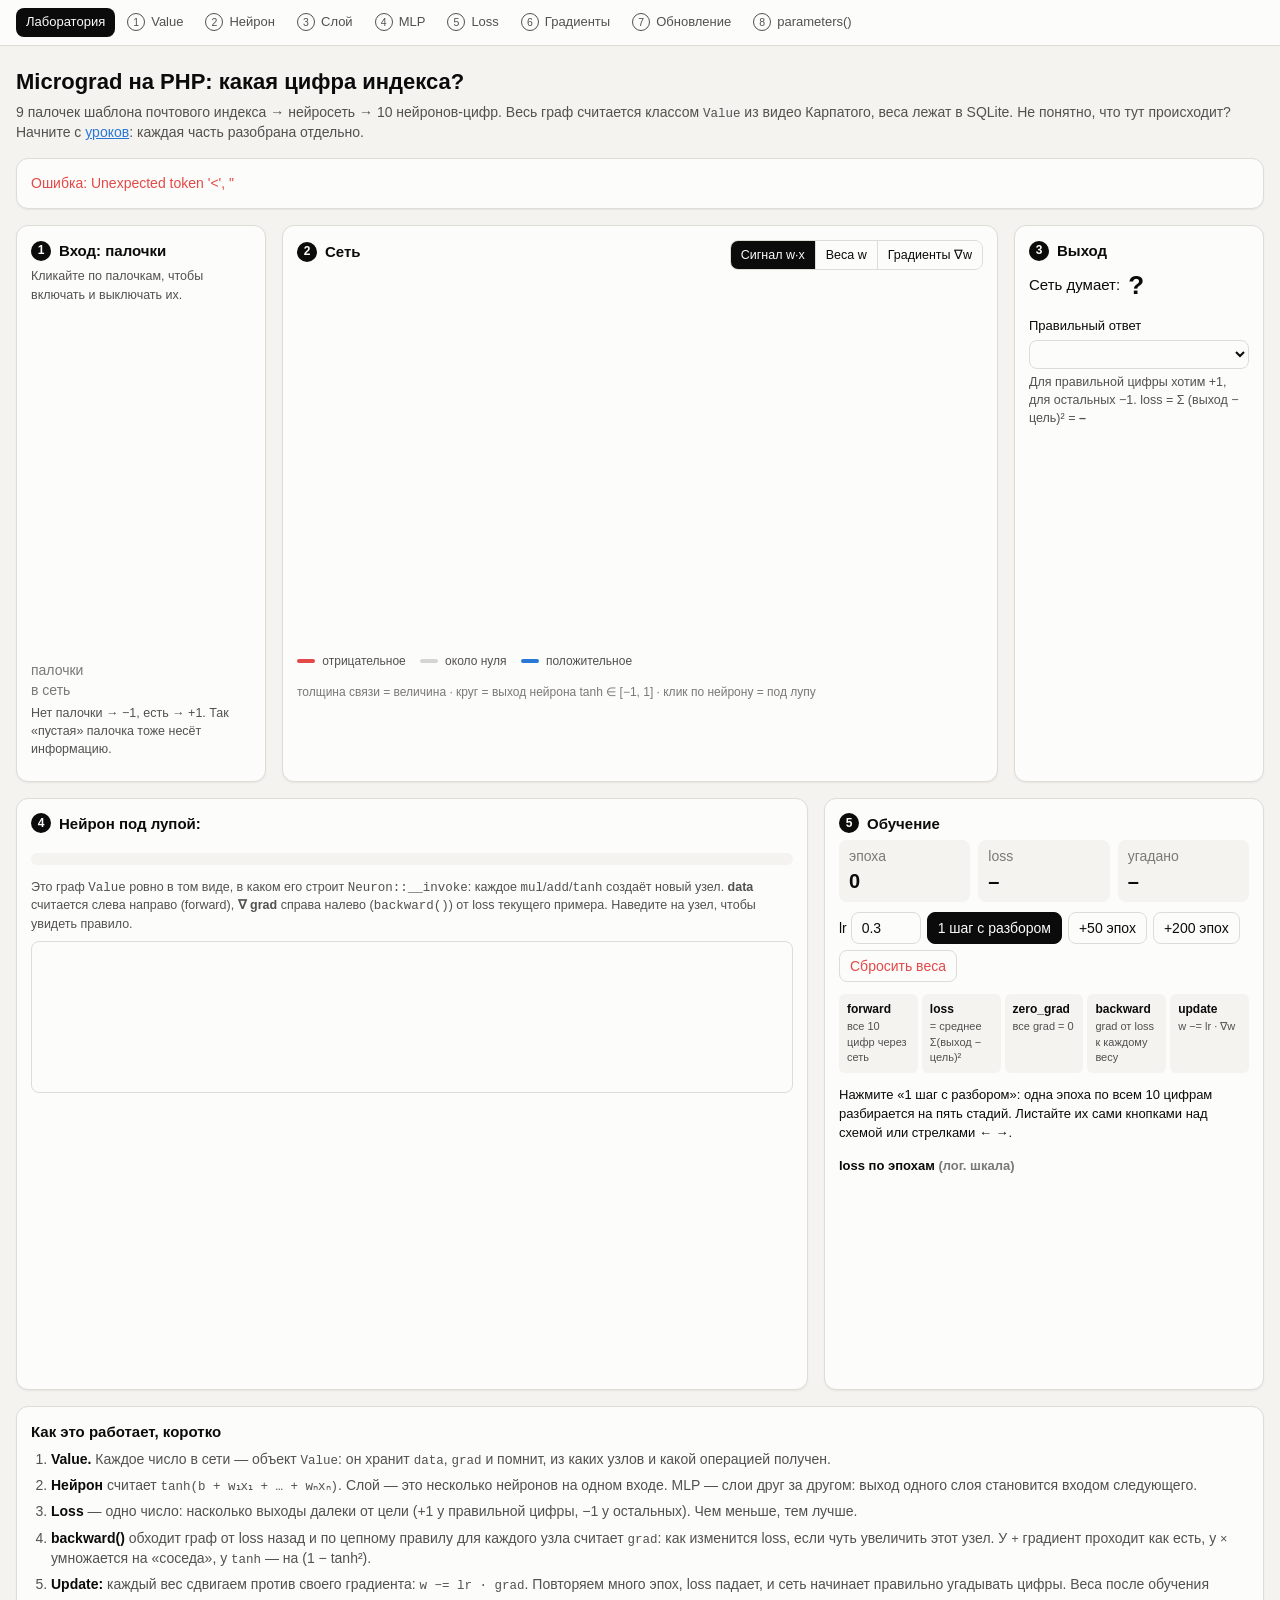
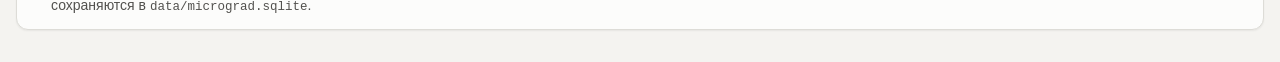
<file: public/index.html>
<!doctype html>
<html lang="ru">
<head>
<meta charset="utf-8">
<meta name="viewport" content="width=device-width, initial-scale=1">
<title>Micrograd: цифры индекса</title>
<link rel="icon" type="image/svg+xml" href="favicon.svg">
<link rel="stylesheet" href="style.css">
</head>
<body>
<header class="top">
  <h1>Micrograd на PHP: какая цифра индекса?</h1>
  <p class="lead">9 палочек шаблона почтового индекса → нейросеть <span id="arch"></span> → 10 нейронов-цифр.
    Весь граф считается классом <code>Value</code> из видео Карпатого, веса лежат в SQLite.
    Не понятно, что тут происходит? Начните с <a href="learn/value.html">уроков</a>: каждая часть разобрана отдельно.</p>
</header>

<main>
  <section class="row row1">
    <!-- 1. Вход -->
    <article class="card" id="input-card">
      <h2><span class="num">1</span> Вход: палочки</h2>
      <p class="hint">Кликайте по палочкам, чтобы включать и выключать их.</p>
      <svg id="template" viewBox="-34 -22 168 290" role="img" aria-label="Шаблон цифры индекса"></svg>
      <div class="digit-buttons" id="digit-buttons"></div>
      <div class="vec">
        <div><span class="muted">палочки</span> <code id="vec-raw"></code></div>
        <div><span class="muted">в сеть&nbsp;&nbsp;</span> <code id="vec-enc"></code></div>
        <p class="hint">Нет палочки → −1, есть → +1. Так «пустая» палочка тоже несёт информацию.</p>
      </div>
    </article>

    <!-- 2. Сеть -->
    <article class="card" id="net-card">
      <div class="card-head">
        <h2><span class="num">2</span> Сеть</h2>
        <div class="seg" role="tablist" id="mode">
          <button data-mode="signal" class="on" title="w·x для текущего входа: что реально течёт по связи">Сигнал w·x</button>
          <button data-mode="weights" title="Сами веса w">Веса w</button>
          <button data-mode="grads" title="∂loss/∂w: куда и насколько надо сдвинуть вес">Градиенты ∇w</button>
        </div>
      </div>
      <p class="hint" id="mode-hint"></p>
      <div class="net-phase" id="net-phase" hidden></div>
      <svg id="net" viewBox="0 0 930 500" role="img" aria-label="Схема нейросети"></svg>
      <div class="legend">
        <span><i class="sw neg"></i> отрицательное</span>
        <span><i class="sw zero"></i> около нуля</span>
        <span><i class="sw pos"></i> положительное</span>
        <span class="muted">толщина связи = величина · круг = выход нейрона tanh ∈ [−1, 1] · клик по нейрону = под лупу</span>
      </div>
    </article>

    <!-- 3. Выход -->
    <article class="card" id="out-card">
      <h2><span class="num">3</span> Выход</h2>
      <div class="answer">Сеть думает: <b id="answer">?</b></div>
      <div id="bars"></div>
      <label class="target">Правильный ответ
        <select id="target"></select>
      </label>
      <p class="hint">Для правильной цифры хотим +1, для остальных −1.
        loss = Σ (выход − цель)² = <b id="loss-one">–</b></p>
    </article>
  </section>

  <section class="row row2">
    <!-- 4. Нейрон под лупой -->
    <article class="card" id="neuron-card">
      <div class="card-head">
        <h2><span class="num">4</span> Нейрон под лупой: <span id="neuron-name"></span></h2>
      </div>
      <p class="formula" id="neuron-formula"></p>
      <p class="hint">Это граф <code>Value</code> ровно в том виде, в каком его строит <code>Neuron::__invoke</code>:
        каждое <code>mul</code>/<code>add</code>/<code>tanh</code> создаёт новый узел.
        <b>data</b> считается слева направо (forward), <b>∇ grad</b> справа налево (<code>backward()</code>) от loss текущего примера.
        Наведите на узел, чтобы увидеть правило.</p>
      <div class="graph-wrap"><svg id="graph" role="img" aria-label="Граф вычислений нейрона"></svg></div>
    </article>

    <!-- 5. Обучение -->
    <article class="card" id="train-card">
      <h2><span class="num">5</span> Обучение</h2>
      <div class="stats">
        <div><span class="muted">эпоха</span><b id="st-epoch">0</b></div>
        <div><span class="muted">loss</span><b id="st-loss">–</b></div>
        <div><span class="muted">угадано</span><b id="st-acc">–</b></div>
      </div>
      <div class="controls">
        <label>lr <input id="lr" type="number" step="0.05" min="0.01" max="2" value="0.3"></label>
        <button id="btn-step" class="primary">1 шаг с разбором</button>
        <button id="btn-50">+50 эпох</button>
        <button id="btn-200">+200 эпох</button>
        <button id="btn-reset" class="danger">Сбросить веса</button>
      </div>
      <ol class="phases" id="phases">
        <li data-p="forward"><b>forward</b> все 10 цифр через сеть</li>
        <li data-p="loss"><b>loss</b> = среднее Σ(выход − цель)²</li>
        <li data-p="zero"><b>zero_grad</b> все grad = 0</li>
        <li data-p="backward"><b>backward</b> grad от loss к каждому весу</li>
        <li data-p="update"><b>update</b> w −= lr · ∇w</li>
      </ol>
      <p class="phase-text" id="phase-text">Нажмите «1 шаг с разбором»: одна эпоха по всем 10 цифрам разбирается на пять стадий. Листайте их сами кнопками над схемой или стрелками ← →.</p>
      <h3>loss по эпохам <span class="muted">(лог. шкала)</span></h3>
      <div class="chart-wrap"><svg id="chart" viewBox="0 0 420 200" role="img" aria-label="График loss по эпохам"></svg>
        <div class="tip" id="chart-tip" hidden></div></div>
    </article>
  </section>

  <section class="card explain">
    <h2>Как это работает, коротко</h2>
    <ol>
      <li><b>Value.</b> Каждое число в сети — объект <code>Value</code>: он хранит <code>data</code>, <code>grad</code> и помнит, из каких узлов и какой операцией получен.</li>
      <li><b>Нейрон</b> считает <code>tanh(b + w₁x₁ + … + wₙxₙ)</code>. Слой — это несколько нейронов на одном входе. MLP — слои друг за другом: выход одного слоя становится входом следующего.</li>
      <li><b>Loss</b> — одно число: насколько выходы далеки от цели (+1 у правильной цифры, −1 у остальных). Чем меньше, тем лучше.</li>
      <li><b>backward()</b> обходит граф от loss назад и по цепному правилу для каждого узла считает <code>grad</code>: как изменится loss, если чуть увеличить этот узел. У <code>+</code> градиент проходит как есть, у <code>×</code> умножается на «соседа», у <code>tanh</code> — на (1 − tanh²).</li>
      <li><b>Update:</b> каждый вес сдвигаем против своего градиента: <code>w −= lr · grad</code>. Повторяем много эпох, loss падает, и сеть начинает правильно угадывать цифры. Веса после обучения сохраняются в <code>data/micrograd.sqlite</code>.</li>
    </ol>
  </section>
</main>

<div class="tip" id="tip" hidden></div>
<script src="nav.js"></script>
<script src="app.js"></script>
</body>
</html>
</file>
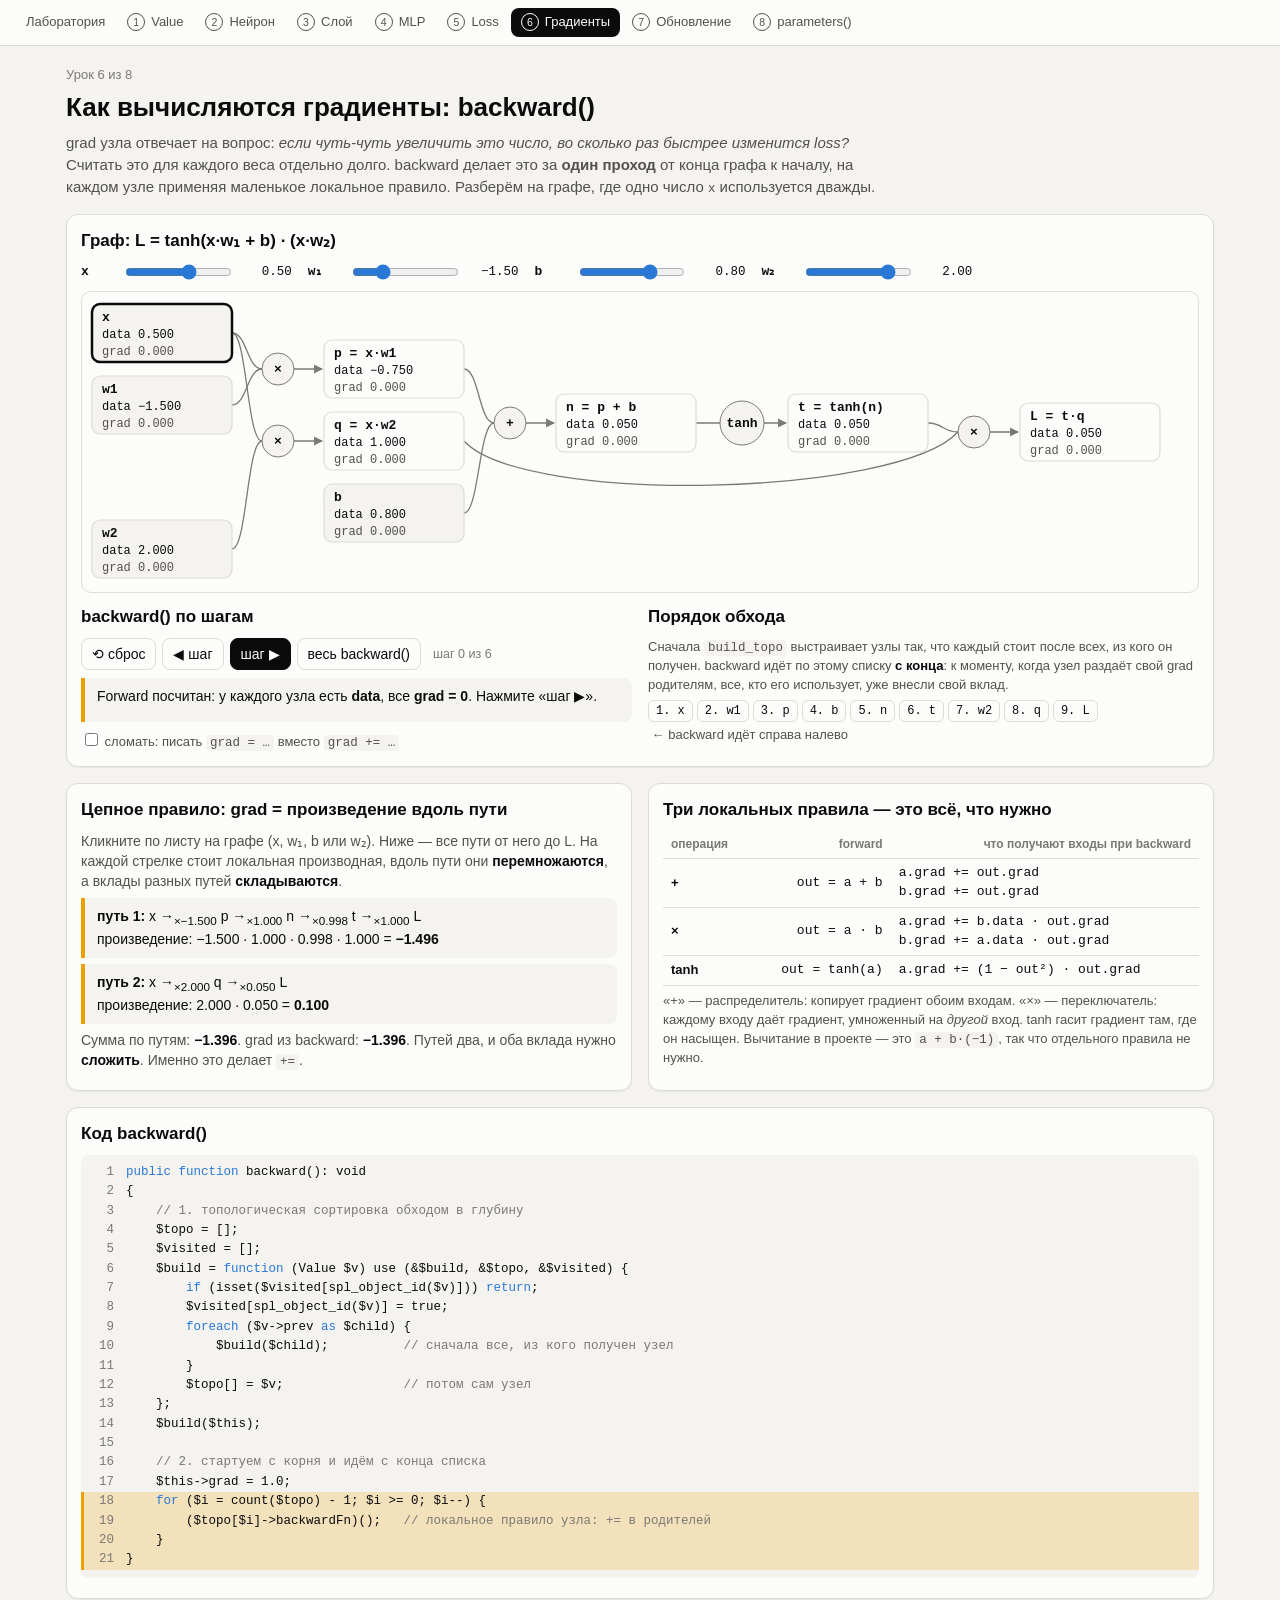
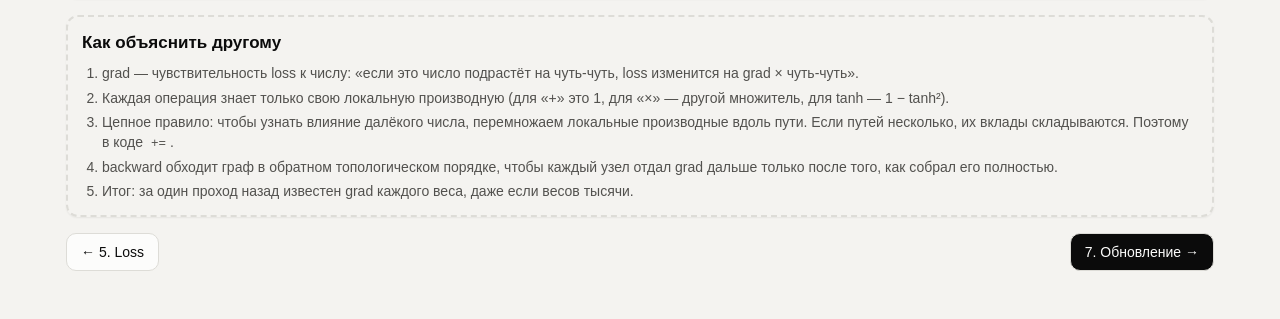
<file: public/learn/backward.html>
<!doctype html>
<html lang="ru">
<head>
<meta charset="utf-8">
<meta name="viewport" content="width=device-width, initial-scale=1">
<title>Урок 6: Градиенты</title>
<link rel="icon" type="image/svg+xml" href="../favicon.svg">
<link rel="stylesheet" href="../style.css">
<link rel="stylesheet" href="learn.css">
</head>
<body>
<main class="lesson">
  <header>
    <div class="kicker">Урок 6 из 8</div>
    <h1>Как вычисляются градиенты: backward()</h1>
    <p>grad узла отвечает на вопрос: <i>если чуть-чуть увеличить это число, во сколько раз быстрее изменится loss?</i>
      Считать это для каждого веса отдельно долго. backward делает это за <b>один проход</b> от конца графа к началу,
      на каждом узле применяя маленькое локальное правило. Разберём на графе, где одно число <code>x</code> используется дважды.</p>
  </header>

  <section class="card">
    <h2>Граф: L = tanh(x·w₁ + b) · (x·w₂)</h2>
    <div id="sl"></div>
    <div class="graph-box"><svg id="g"></svg></div>
    <div class="two" style="margin-top:12px">
      <div>
        <h2>backward() по шагам</h2>
        <div id="steps"></div>
        <div class="say" id="say"></div>
        <label class="note" style="display:block;margin-top:8px"><input type="checkbox" id="broken">
          сломать: писать <code>grad = …</code> вместо <code>grad += …</code></label>
        <div class="say" id="brokenSay" hidden></div>
      </div>
      <div>
        <h2>Порядок обхода</h2>
        <p class="note">Сначала <code>build_topo</code> выстраивает узлы так, что каждый стоит после всех, из кого он получен.
          backward идёт по этому списку <b>с конца</b>: к моменту, когда узел раздаёт свой grad родителям, все, кто его использует, уже внесли свой вклад.</p>
        <div class="chips" id="topo"></div>
      </div>
    </div>
  </section>

  <section class="two">
    <article class="card">
      <h2>Цепное правило: grad = произведение вдоль пути</h2>
      <p>Кликните по листу на графе (x, w₁, b или w₂). Ниже — все пути от него до L. На каждой стрелке стоит локальная производная,
        вдоль пути они <b>перемножаются</b>, а вклады разных путей <b>складываются</b>.</p>
      <div id="paths"></div>
    </article>
    <article class="card">
      <h2>Три локальных правила — это всё, что нужно</h2>
      <table class="t">
        <tr><th>операция</th><th>forward</th><th>что получают входы при backward</th></tr>
        <tr><td><b>+</b></td><td class="mono">out = a + b</td><td class="mono" style="text-align:left">a.grad += out.grad<br>b.grad += out.grad</td></tr>
        <tr><td><b>×</b></td><td class="mono">out = a · b</td><td class="mono" style="text-align:left">a.grad += b.data · out.grad<br>b.grad += a.data · out.grad</td></tr>
        <tr><td><b>tanh</b></td><td class="mono">out = tanh(a)</td><td class="mono" style="text-align:left">a.grad += (1 − out²) · out.grad</td></tr>
      </table>
      <p class="note">«+» — распределитель: копирует градиент обоим входам. «×» — переключатель: каждому входу даёт градиент, умноженный на <i>другой</i> вход.
        tanh гасит градиент там, где он насыщен. Вычитание в проекте — это <code>a + b·(−1)</code>, так что отдельного правила не нужно.</p>
    </article>
  </section>

  <section class="card">
    <h2>Код backward()</h2>
    <div id="code"></div>
  </section>

  <section class="card retell">
    <h2>Как объяснить другому</h2>
    <ol>
      <li>grad — чувствительность loss к числу: «если это число подрастёт на чуть-чуть, loss изменится на grad × чуть-чуть».</li>
      <li>Каждая операция знает только свою локальную производную (для «+» это 1, для «×» — другой множитель, для tanh — 1 − tanh²).</li>
      <li>Цепное правило: чтобы узнать влияние далёкого числа, перемножаем локальные производные вдоль пути. Если путей несколько, их вклады складываются. Поэтому в коде <code>+=</code>.</li>
      <li>backward обходит граф в обратном топологическом порядке, чтобы каждый узел отдал grad дальше только после того, как собрал его полностью.</li>
      <li>Итог: за один проход назад известен grad каждого веса, даже если весов тысячи.</li>
    </ol>
  </section>
  <nav class="pager" id="pager"></nav>
</main>
<script src="../nav.js"></script>
<script src="engine.js"></script>
<script>
renderCode($('code'), `
public function backward(): void
{
    // 1. топологическая сортировка обходом в глубину
    $topo = [];
    $visited = [];
    $build = function (Value $v) use (&$build, &$topo, &$visited) {
        if (isset($visited[spl_object_id($v)])) return;
        $visited[spl_object_id($v)] = true;
        foreach ($v->prev as $child) {
            $build($child);          // сначала все, из кого получен узел
        }
        $topo[] = $v;                // потом сам узел
    };
    $build($this);

    // 2. стартуем с корня и идём с конца списка
    $this->grad = 1.0;
    for ($i = count($topo) - 1; $i >= 0; $i--) {
        ($topo[$i]->backwardFn)();   // локальное правило узла: += в родителей
    }
}`, [[18, 21]]);

let S = { x: 0.5, w1: -1.5, b: 0.8, w2: 2 };
let G, stepper, k = 0, selLeaf = null;

function build() {
  const x = new V(S.x, [], '', 'x'), w1 = new V(S.w1, [], '', 'w1'), b = new V(S.b, [], '', 'b'), w2 = new V(S.w2, [], '', 'w2');
  const p = x.mul(w1); p.label = 'p = x·w1';
  const n = p.add(b); n.label = 'n = p + b';
  const t = n.tanh(); t.label = 't = tanh(n)';
  const q = x.mul(w2); q.label = 'q = x·w2';
  const L = t.mul(q); L.label = 'L = t·q';
  return { x, w1, b, w2, p, n, t, q, L };
}
const nm = (v) => v.label.split(' ')[0];

/** Все пути от листа до корня с локальными производными на каждой стрелке */
function paths(leaf, root) {
  const res = [];
  const walk = (v, acc) => {
    if (v === root) { res.push(acc); return; }
    for (const parent of root.topo().filter((u) => u.prev.includes(v))) {
      let local;
      if (parent.op === '+') local = 1;
      else if (parent.op === '*') local = parent.prev[0] === v ? parent.prev[1].data : parent.prev[0].data;
      else local = 1 - parent.data * parent.data;
      walk(parent, [...acc, { from: v, to: parent, local }]);
    }
  };
  walk(leaf, []);
  return res;
}

function render() {
  V.accumulate = !$('broken').checked;
  stepper.go(k);
  const info = stepper.info;
  drawGraph($('g'), G.L, {
    active: info?.node ?? (k === 1 ? G.L : null), recv: new Set(info ? info.node.prev : []), sel: selLeaf,
    onClick: (v) => { if (!v.prev.length) { selLeaf = v; renderPaths(); render(); } },
    explain: (v) => `<b>${esc(v.label)}</b><br>data ${f3(v.data)} · grad ${f3(v.grad)}${v.prev.length ? '' : '<br>клик — показать пути до L'}`,
  });
  $('say').innerHTML = stepper.explain(nm);
  ctl.count.textContent = `шаг ${k} из ${stepper.total}`;

  const order = G.L.topo();
  const cur = info?.node;
  $('topo').innerHTML = order.map((v, i) => `<span class="chip${v === cur ? ' lit' : ''}">${i + 1}. ${esc(nm(v))}</span>`).join('') +
    '<span class="note" style="align-self:center">&nbsp;← backward идёт справа налево</span>';

  const bs = $('brokenSay');
  if (!V.accumulate) {
    const ok = build(); V.accumulate = true; ok.L.backward(); V.accumulate = false;
    bs.hidden = false;
    bs.innerHTML = `Со сломанным <code>=</code> после полного прохода x.grad = <b>${f3(G.x.grad)}</b>, а правильно <b>${f3(ok.x.grad)}</b>.
      Второй путь (через q или через p) <b>затёр</b> вклад первого. Остальные листья не пострадали: у них всего один путь.`;
    if (k < stepper.total) bs.innerHTML = 'Дойдите до конца backward, чтобы увидеть, какой grad испортился.';
  } else bs.hidden = true;
  V.accumulate = true;
}

function renderPaths() {
  if (!selLeaf) { $('paths').innerHTML = '<p class="note">Лист не выбран.</p>'; return; }
  const fresh = build(); fresh.L.backward();
  const leaf = fresh[nm(selLeaf)];
  const ps = paths(leaf, fresh.L);
  let total = 0, h = '';
  ps.forEach((p, i) => {
    const prod = p.reduce((a, e) => a * e.local, 1); total += prod;
    h += `<div class="say" style="margin:6px 0"><b>путь ${i + 1}:</b> ${esc(nm(leaf))} ` +
      p.map((e) => `→<sub>×${f3(e.local)}</sub> ${esc(nm(e.to))}`).join(' ') +
      `<br>произведение: ${p.map((e) => f3(e.local)).join(' · ')} = <b>${f3(prod)}</b></div>`;
  });
  h += `<p>Сумма по путям: <b>${f3(total)}</b>. grad из backward: <b>${f3(leaf.grad)}</b>.` +
    (ps.length > 1 ? ' Путей два, и оба вклада нужно <b>сложить</b>. Именно это делает <code>+=</code>.' : '') + '</p>';
  $('paths').innerHTML = h;
}

function rebuild() {
  G = build();
  stepper = new BackwardStepper(G.L);
  if (selLeaf) selLeaf = G[nm(selLeaf)];
  render(); renderPaths();
}
const ctl = stepperControls($('steps'), (a) => {
  if (a === 'reset') k = 0; else if (a === 'prev') k = Math.max(0, k - 1);
  else if (a === 'next') k = Math.min(stepper.total, k + 1); else k = stepper.total;
  render();
});
$('broken').addEventListener('change', render);
sliders('sl', [
  { name: 'x', min: -2, max: 2, value: S.x }, { name: 'w1', label: 'w₁', min: -3, max: 3, value: S.w1 },
  { name: 'b', min: -2, max: 2, value: S.b }, { name: 'w2', label: 'w₂', min: -3, max: 3, value: S.w2 },
], (v) => { S = { ...v }; rebuild(); });
G = build(); selLeaf = G.x;
rebuild();
</script>
</body>
</html>
</file>
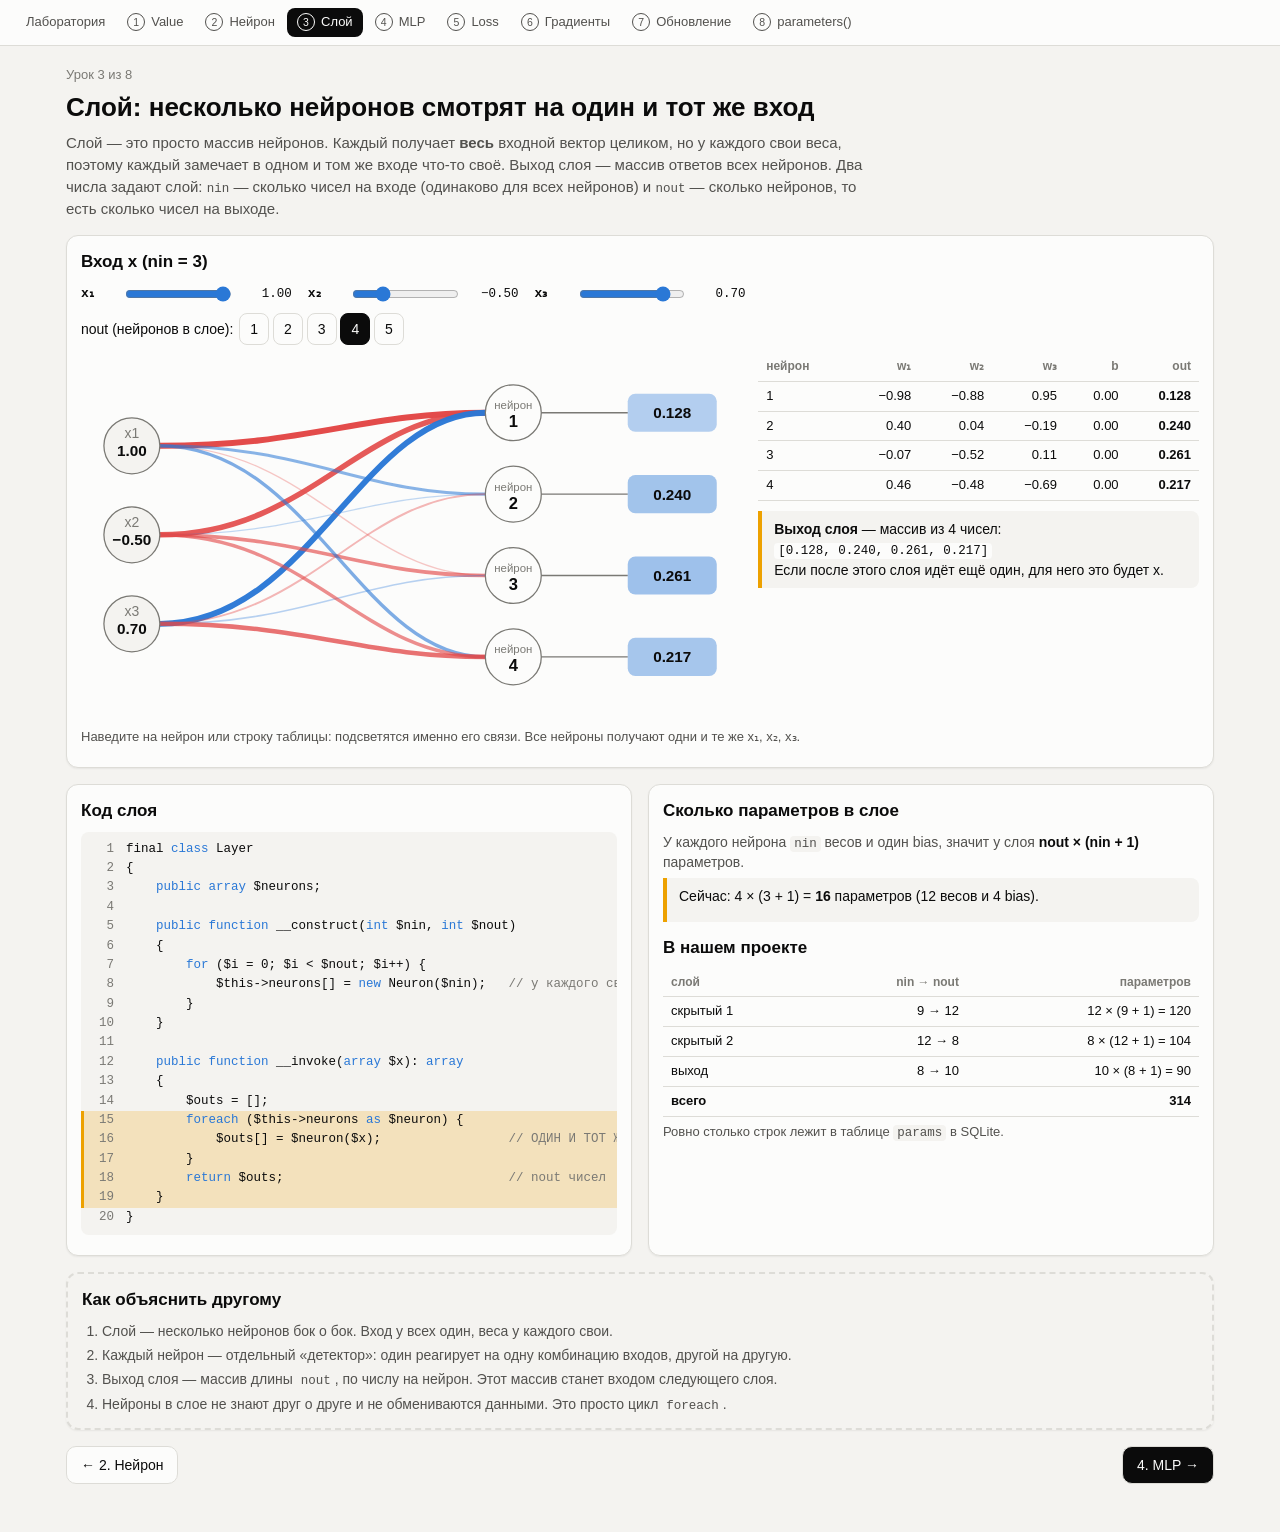
<file: public/learn/layer.html>
<!doctype html>
<html lang="ru">
<head>
<meta charset="utf-8">
<meta name="viewport" content="width=device-width, initial-scale=1">
<title>Урок 3: Слой</title>
<link rel="icon" type="image/svg+xml" href="../favicon.svg">
<link rel="stylesheet" href="../style.css">
<link rel="stylesheet" href="learn.css">
</head>
<body>
<main class="lesson">
  <header>
    <div class="kicker">Урок 3 из 8</div>
    <h1>Слой: несколько нейронов смотрят на один и тот же вход</h1>
    <p>Слой — это просто массив нейронов. Каждый получает <b>весь</b> входной вектор целиком, но у каждого свои веса,
      поэтому каждый замечает в одном и том же входе что-то своё. Выход слоя — массив ответов всех нейронов.
      Два числа задают слой: <code>nin</code> — сколько чисел на входе (одинаково для всех нейронов) и
      <code>nout</code> — сколько нейронов, то есть сколько чисел на выходе.</p>
  </header>

  <section class="card">
    <h2>Вход x (nin = 3)</h2>
    <div id="sl"></div>
    <div class="stepper"><span>nout (нейронов в слое):</span><span id="nout"></span></div>
    <div class="two-wide">
      <div><svg id="diagram" style="width:100%;height:auto"></svg></div>
      <div>
        <table class="t" id="tbl"></table>
        <div class="say" id="outvec" style="margin-top:10px"></div>
      </div>
    </div>
    <p class="note">Наведите на нейрон или строку таблицы: подсветятся именно его связи. Все нейроны получают одни и те же x₁, x₂, x₃.</p>
  </section>

  <section class="two">
    <article class="card">
      <h2>Код слоя</h2>
      <div id="code"></div>
    </article>
    <article class="card">
      <h2>Сколько параметров в слое</h2>
      <p>У каждого нейрона <code>nin</code> весов и один bias, значит у слоя <b>nout × (nin + 1)</b> параметров.</p>
      <div class="say" id="count"></div>
      <h2 style="margin-top:14px">В нашем проекте</h2>
      <table class="t">
        <tr><th>слой</th><th>nin → nout</th><th>параметров</th></tr>
        <tr><td>скрытый 1</td><td>9 → 12</td><td>12 × (9 + 1) = 120</td></tr>
        <tr><td>скрытый 2</td><td>12 → 8</td><td>8 × (12 + 1) = 104</td></tr>
        <tr><td>выход</td><td>8 → 10</td><td>10 × (8 + 1) = 90</td></tr>
        <tr><td><b>всего</b></td><td></td><td><b>314</b></td></tr>
      </table>
      <p class="note">Ровно столько строк лежит в таблице <code>params</code> в SQLite.</p>
    </article>
  </section>

  <section class="card retell">
    <h2>Как объяснить другому</h2>
    <ol>
      <li>Слой — несколько нейронов бок о бок. Вход у всех один, веса у каждого свои.</li>
      <li>Каждый нейрон — отдельный «детектор»: один реагирует на одну комбинацию входов, другой на другую.</li>
      <li>Выход слоя — массив длины <code>nout</code>, по числу на нейрон. Этот массив станет входом следующего слоя.</li>
      <li>Нейроны в слое не знают друг о друге и не обмениваются данными. Это просто цикл <code>foreach</code>.</li>
    </ol>
  </section>
  <nav class="pager" id="pager"></nav>
</main>
<script src="../nav.js"></script>
<script src="engine.js"></script>
<script>
renderCode($('code'), `
final class Layer
{
    public array $neurons;

    public function __construct(int $nin, int $nout)
    {
        for ($i = 0; $i < $nout; $i++) {
            $this->neurons[] = new Neuron($nin);   // у каждого свои случайные веса
        }
    }

    public function __invoke(array $x): array
    {
        $outs = [];
        foreach ($this->neurons as $neuron) {
            $outs[] = $neuron($x);                 // ОДИН И ТОТ ЖЕ $x для всех
        }
        return $outs;                              // nout чисел
    }
}`, [[15, 19]]);

let X = { x1: 1, x2: -0.5, x3: 0.7 };
let nout = 4, hover = -1, layer, outs;

function build() {
  layer = new Layer(3, nout, rng(7));
  const xs = [X.x1, X.x2, X.x3].map((v, i) => new V(v, [], '', 'x' + (i + 1)));
  outs = layer.call(xs);
}

function render() {
  const H = Math.max(220, nout * 64 + 30), W = 520;
  const inY = (i) => H / 2 + (i - 1) * 70;
  const nY = (j) => H / 2 + (j - (nout - 1) / 2) * 64;
  let h = '';
  layer.neurons.forEach((n, j) => {
    n.w.forEach((w, i) => {
      const t = Math.min(1, Math.abs(w.data));
      const on = hover === -1 || hover === j;
      h += `<path d="M62,${inY(i)} C180,${inY(i)} 220,${nY(j)} 318,${nY(j)}" fill="none" stroke="${cssVar(w.data >= 0 ? '--pos' : '--neg')}"
        stroke-width="${0.8 + 4 * t}" opacity="${on ? 0.25 + 0.75 * t : 0.06}"/>`;
    });
  });
  [X.x1, X.x2, X.x3].forEach((v, i) => {
    h += `<circle cx="40" cy="${inY(i)}" r="22" fill="${cssVar('--bg')}" stroke="${cssVar('--ink-3')}"/>
      <text x="40" y="${inY(i) - 6}" text-anchor="middle" font-size="11" fill="${cssVar('--ink-3')}">x${i + 1}</text>
      <text x="40" y="${inY(i) + 8}" text-anchor="middle" font-size="12" font-weight="700" fill="${cssVar('--ink')}">${f2(v)}</text>`;
  });
  outs.forEach((o, j) => {
    h += `<g class="nrn" data-j="${j}" style="cursor:pointer">
      <circle cx="340" cy="${nY(j)}" r="22" fill="${cssVar('--surface')}" stroke="${cssVar(hover === j ? '--hi' : '--ink-3')}" stroke-width="${hover === j ? 3 : 1}"/>
      <text x="340" y="${nY(j) - 6}" text-anchor="middle" dominant-baseline="central" font-size="9" fill="${cssVar('--ink-3')}">нейрон</text>
      <text x="340" y="${nY(j) + 7}" text-anchor="middle" dominant-baseline="central" font-size="13" font-weight="700" fill="${cssVar('--ink')}">${j + 1}</text>
      <line x1="362" y1="${nY(j)}" x2="430" y2="${nY(j)}" stroke="${cssVar('--ink-3')}"/>
      <rect x="430" y="${nY(j) - 15}" width="70" height="30" rx="6" fill="${cssVar(o.data >= 0 ? '--pos' : '--neg')}" opacity="${0.25 + 0.75 * Math.abs(o.data)}"/>
      <text x="465" y="${nY(j)}" text-anchor="middle" dominant-baseline="central" font-size="12" font-weight="700" fill="${cssVar('--ink')}">${f3(o.data)}</text></g>`;
  });
  const svg = $('diagram');
  svg.setAttribute('viewBox', `0 0 ${W} ${H}`);
  svg.innerHTML = h;
  svg.querySelectorAll('.nrn').forEach((g) => {
    g.addEventListener('mouseenter', () => { if (hover !== +g.dataset.j) { hover = +g.dataset.j; render(); } });
    g.addEventListener('mouseleave', (ev) => { if (!ev.relatedTarget?.closest?.('.nrn')) { hover = -1; render(); } });
  });

  let t = '<tr><th>нейрон</th><th>w₁</th><th>w₂</th><th>w₃</th><th>b</th><th>out</th></tr>';
  layer.neurons.forEach((n, j) => {
    t += `<tr data-j="${j}" class="${hover === j ? 'hl' : ''}"><td>${j + 1}</td>${n.w.map((w) => `<td>${f2(w.data)}</td>`).join('')}<td>${f2(n.b.data)}</td><td><b>${f3(outs[j].data)}</b></td></tr>`;
  });
  $('tbl').innerHTML = t;
  $('tbl').querySelectorAll('tr[data-j]').forEach((tr) => {
    tr.addEventListener('mouseenter', () => { if (hover !== +tr.dataset.j) { hover = +tr.dataset.j; render(); } });
  });
  $('tbl').onmouseleave = () => { hover = -1; render(); };

  $('outvec').innerHTML = `<b>Выход слоя</b> — массив из ${nout} чисел:<br><code>[${outs.map((o) => f3(o.data)).join(', ')}]</code><br>
    Если после этого слоя идёт ещё один, для него это будет x.`;
  $('count').innerHTML = `Сейчас: ${nout} × (3 + 1) = <b>${nout * 4}</b> параметров
    (${nout * 3} весов и ${nout} bias).`;
}

$('nout').innerHTML = [1, 2, 3, 4, 5].map((n) => `<button data-n="${n}"${n === nout ? ' class="primary"' : ''}>${n}</button>`).join(' ');
$('nout').querySelectorAll('button').forEach((b) => b.addEventListener('click', () => {
  nout = +b.dataset.n;
  $('nout').querySelectorAll('button').forEach((x) => x.classList.toggle('primary', x === b));
  build(); render();
}));
sliders('sl', [
  { name: 'x1', label: 'x₁', min: -1, max: 1, value: X.x1 }, { name: 'x2', label: 'x₂', min: -1, max: 1, value: X.x2 },
  { name: 'x3', label: 'x₃', min: -1, max: 1, value: X.x3 },
], (v) => { X = { ...v }; build(); render(); });
build(); render();
</script>
</body>
</html>
</file>
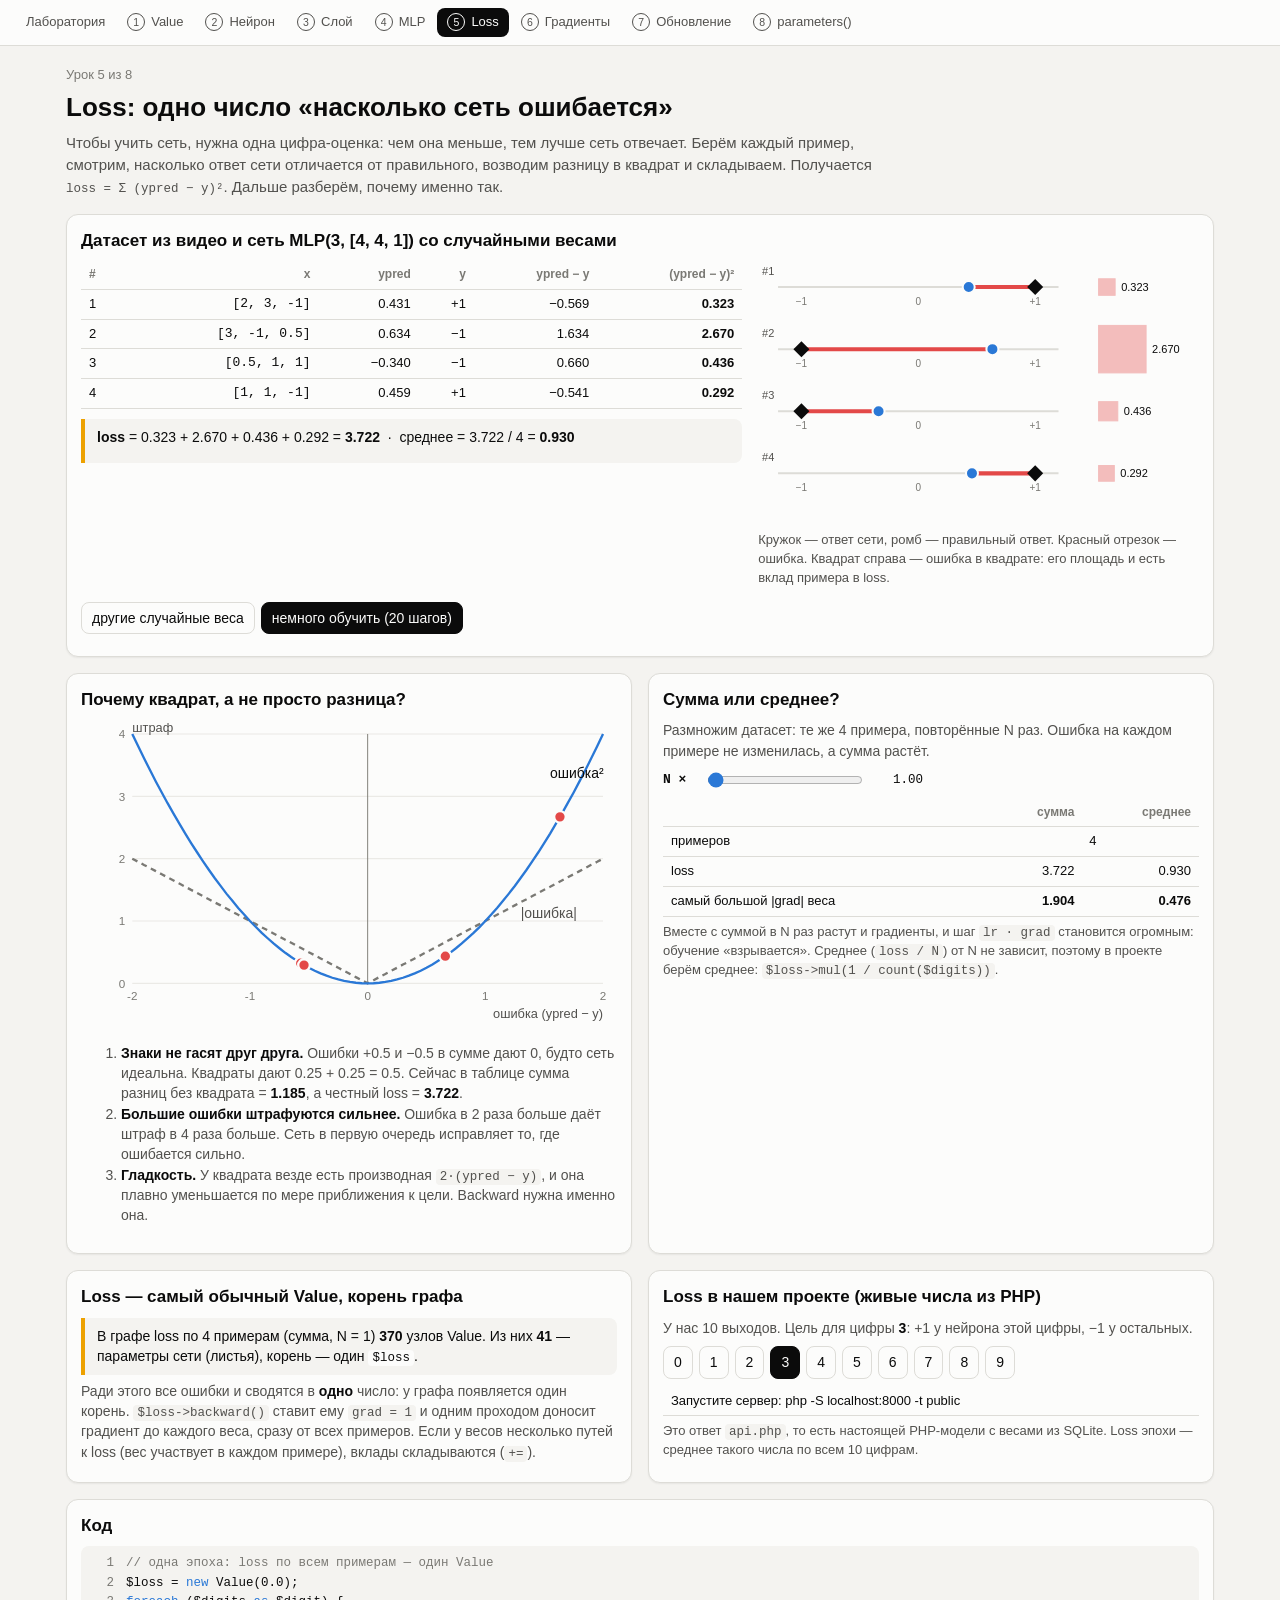
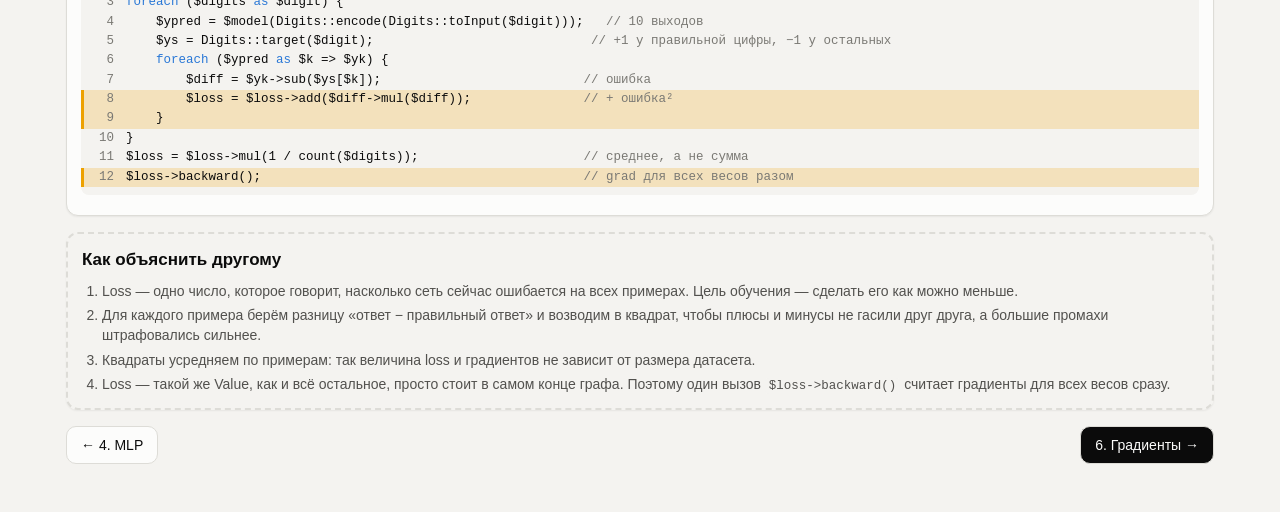
<file: public/learn/loss.html>
<!doctype html>
<html lang="ru">
<head>
<meta charset="utf-8">
<meta name="viewport" content="width=device-width, initial-scale=1">
<title>Урок 5: Loss</title>
<link rel="icon" type="image/svg+xml" href="../favicon.svg">
<link rel="stylesheet" href="../style.css">
<link rel="stylesheet" href="learn.css">
</head>
<body>
<main class="lesson">
  <header>
    <div class="kicker">Урок 5 из 8</div>
    <h1>Loss: одно число «насколько сеть ошибается»</h1>
    <p>Чтобы учить сеть, нужна одна цифра-оценка: чем она меньше, тем лучше сеть отвечает.
      Берём каждый пример, смотрим, насколько ответ сети отличается от правильного, возводим разницу в квадрат и складываем.
      Получается <code>loss = Σ (ypred − y)²</code>. Дальше разберём, почему именно так.</p>
  </header>

  <section class="card">
    <h2>Датасет из видео и сеть MLP(3, [4, 4, 1]) со случайными весами</h2>
    <div class="two-wide">
      <div>
        <table class="t" id="tbl"></table>
        <div class="say" id="sum" style="margin-top:10px"></div>
      </div>
      <div><svg id="lines" style="width:100%;height:auto"></svg>
        <p class="note">Кружок — ответ сети, ромб — правильный ответ. Красный отрезок — ошибка.
          Квадрат справа — ошибка в квадрате: его площадь и есть вклад примера в loss.</p></div>
    </div>
    <div class="stepper"><button id="reroll">другие случайные веса</button><button id="train" class="primary">немного обучить (20 шагов)</button></div>
  </section>

  <section class="two">
    <article class="card">
      <h2>Почему квадрат, а не просто разница?</h2>
      <svg id="sq" viewBox="0 0 460 260" style="width:100%;height:auto"></svg>
      <ol>
        <li><b>Знаки не гасят друг друга.</b> Ошибки +0.5 и −0.5 в сумме дают 0, будто сеть идеальна. Квадраты дают 0.25 + 0.25 = 0.5.
          Сейчас в таблице сумма разниц без квадрата = <b id="rawsum"></b>, а честный loss = <b id="sqsum"></b>.</li>
        <li><b>Большие ошибки штрафуются сильнее.</b> Ошибка в 2 раза больше даёт штраф в 4 раза больше. Сеть в первую очередь исправляет то, где ошибается сильно.</li>
        <li><b>Гладкость.</b> У квадрата везде есть производная <code>2·(ypred − y)</code>, и она плавно уменьшается по мере приближения к цели. Backward нужна именно она.</li>
      </ol>
    </article>
    <article class="card">
      <h2>Сумма или среднее?</h2>
      <p>Размножим датасет: те же 4 примера, повторённые N раз. Ошибка на каждом примере не изменилась, а сумма растёт.</p>
      <div id="rep"></div>
      <table class="t" id="sumvsmean"></table>
      <p class="note">Вместе с суммой в N раз растут и градиенты, и шаг <code>lr · grad</code> становится огромным: обучение «взрывается».
        Среднее (<code>loss / N</code>) от N не зависит, поэтому в проекте берём среднее: <code>$loss->mul(1 / count($digits))</code>.</p>
    </article>
  </section>

  <section class="two">
    <article class="card">
      <h2>Loss — самый обычный Value, корень графа</h2>
      <div class="say" id="graphinfo"></div>
      <p>Ради этого все ошибки и сводятся в <b>одно</b> число: у графа появляется один корень.
        <code>$loss->backward()</code> ставит ему <code>grad = 1</code> и одним проходом доносит градиент до каждого веса,
        сразу от всех примеров. Если у весов несколько путей к loss (вес участвует в каждом примере), вклады складываются (<code>+=</code>).</p>
    </article>
    <article class="card">
      <h2>Loss в нашем проекте (живые числа из PHP)</h2>
      <p>У нас 10 выходов. Цель для цифры <b id="dg">3</b>: +1 у нейрона этой цифры, −1 у остальных.</p>
      <div class="stepper" id="digits"></div>
      <table class="t" id="proj"></table>
      <p class="note">Это ответ <code>api.php</code>, то есть настоящей PHP-модели с весами из SQLite. Loss эпохи — среднее такого числа по всем 10 цифрам.</p>
    </article>
  </section>

  <section class="card">
    <h2>Код</h2>
    <div id="code"></div>
  </section>

  <section class="card retell">
    <h2>Как объяснить другому</h2>
    <ol>
      <li>Loss — одно число, которое говорит, насколько сеть сейчас ошибается на всех примерах. Цель обучения — сделать его как можно меньше.</li>
      <li>Для каждого примера берём разницу «ответ − правильный ответ» и возводим в квадрат, чтобы плюсы и минусы не гасили друг друга, а большие промахи штрафовались сильнее.</li>
      <li>Квадраты усредняем по примерам: так величина loss и градиентов не зависит от размера датасета.</li>
      <li>Loss — такой же Value, как и всё остальное, просто стоит в самом конце графа. Поэтому один вызов <code>$loss->backward()</code> считает градиенты для всех весов сразу.</li>
    </ol>
  </section>
  <nav class="pager" id="pager"></nav>
</main>
<script src="../nav.js"></script>
<script src="engine.js"></script>
<script>
renderCode($('code'), `
// одна эпоха: loss по всем примерам — один Value
$loss = new Value(0.0);
foreach ($digits as $digit) {
    $ypred = $model(Digits::encode(Digits::toInput($digit)));   // 10 выходов
    $ys = Digits::target($digit);                             // +1 у правильной цифры, −1 у остальных
    foreach ($ypred as $k => $yk) {
        $diff = $yk->sub($ys[$k]);                           // ошибка
        $loss = $loss->add($diff->mul($diff));               // + ошибка²
    }
}
$loss = $loss->mul(1 / count($digits));                      // среднее, а не сумма
$loss->backward();                                           // grad для всех весов разом`, [[8, 9], [12]]);

const xs = [[2, 3, -1], [3, -1, 0.5], [0.5, 1, 1], [1, 1, -1]];
const ys = [1, -1, -1, 1];
let seed = 11, model, preds, reps = 1;

function forward() {
  preds = xs.map((x) => model.call(x.map((v) => new V(v)))[0].data);
}
function reroll() { model = new MLP(3, [4, 4, 1], rng(seed)); forward(); render(); }

function lossOf(n, mean) {
  let loss = new V(0);
  for (let r = 0; r < n; r++) xs.forEach((x, i) => {
    const d = model.call(x.map((v) => new V(v)))[0].sub(ys[i]);
    loss = loss.add(d.mul(d));
  });
  if (mean) loss = loss.mul(1 / (n * xs.length));
  for (const p of model.parameters()) p.grad = 0;
  loss.backward();
  return { loss, maxGrad: Math.max(...model.parameters().map((p) => Math.abs(p.grad))) };
}

function render() {
  let t = '<tr><th>#</th><th>x</th><th>ypred</th><th>y</th><th>ypred − y</th><th>(ypred − y)²</th></tr>';
  let sum = 0, raw = 0;
  preds.forEach((p, i) => {
    const d = p - ys[i]; sum += d * d; raw += d;
    t += `<tr><td>${i + 1}</td><td class="mono">[${xs[i].join(', ')}]</td><td>${f3(p)}</td><td>${ys[i] > 0 ? '+1' : '−1'}</td><td>${f3(d)}</td><td><b>${f3(d * d)}</b></td></tr>`;
  });
  $('tbl').innerHTML = t;
  $('sum').innerHTML = `<b>loss</b> = ${preds.map((p, i) => f3((p - ys[i]) ** 2)).join(' + ')} = <b>${f3(sum)}</b>
    &nbsp;·&nbsp; среднее = ${f3(sum)} / 4 = <b>${f3(sum / 4)}</b>`;
  $('rawsum').textContent = f3(raw);
  $('sqsum').textContent = f3(sum);

  // числовые прямые и квадраты ошибок
  const W = 440, rowH = 62, H = rowH * 4 + 10, x0 = 20, x1 = 300, X = (v) => x0 + (v + 1.2) / 2.4 * (x1 - x0);
  let h = '';
  preds.forEach((p, i) => {
    const y = 26 + i * rowH, d = p - ys[i], side = Math.min(58, Math.abs(d) * 29);
    h += `<line x1="${x0}" x2="${x1}" y1="${y}" y2="${y}" stroke="${cssVar('--line')}" stroke-width="2"/>
      <text x="${X(-1)}" y="${y + 18}" font-size="10" text-anchor="middle" fill="${cssVar('--ink-3')}">−1</text>
      <text x="${X(0)}" y="${y + 18}" font-size="10" text-anchor="middle" fill="${cssVar('--ink-3')}">0</text>
      <text x="${X(1)}" y="${y + 18}" font-size="10" text-anchor="middle" fill="${cssVar('--ink-3')}">+1</text>
      <line x1="${X(p)}" x2="${X(ys[i])}" y1="${y}" y2="${y}" stroke="${cssVar('--neg')}" stroke-width="4"/>
      <path d="M${X(ys[i])},${y - 8} l8,8 l-8,8 l-8,-8 z" fill="${cssVar('--ink')}"/>
      <circle cx="${X(p)}" cy="${y}" r="6" fill="${cssVar('--pos')}" stroke="${cssVar('--surface')}" stroke-width="2"/>
      <text x="4" y="${y - 12}" font-size="11" fill="${cssVar('--ink-2')}">#${i + 1}</text>
      <rect x="${340}" y="${y - side / 2}" width="${side}" height="${side}" fill="${cssVar('--neg')}" opacity="0.35" stroke="${cssVar('--neg')}"/>
      <text x="${340 + side + 6}" y="${y + 4}" font-size="11" fill="${cssVar('--ink')}">${f3(d * d)}</text>`;
  });
  $('lines').setAttribute('viewBox', `0 0 ${W} ${H}`);
  $('lines').innerHTML = h;

  // e, |e|, e²
  const A = axes({ x: [-2, 2], y: [0, 4], xTicks: 4, yTicks: 4, xLabel: 'ошибка (ypred − y)', yLabel: 'штраф' });
  const pts = (fn) => { const a = []; for (let x = -2; x <= 2.001; x += 0.05) a.push([x, fn(x)]); return a; };
  $('sq').innerHTML = A.html +
    `<path d="${pathOf(pts(Math.abs), A.X, A.Y)}" fill="none" stroke="${cssVar('--ink-3')}" stroke-width="2" stroke-dasharray="5 4"/>
     <path d="${pathOf(pts((x) => x * x), A.X, A.Y)}" fill="none" stroke="${cssVar('--pos')}" stroke-width="2"/>
     <text x="${A.X(1.55)}" y="${A.Y(3.3)}" font-size="12" fill="${cssVar('--ink')}">ошибка²</text>
     <text x="${A.X(1.3)}" y="${A.Y(1.05)}" font-size="12" fill="${cssVar('--ink-2')}">|ошибка|</text>` +
    preds.map((p, i) => { const d = Math.max(-2, Math.min(2, p - ys[i])); return `<circle cx="${A.X(d)}" cy="${A.Y(d * d)}" r="5" fill="${cssVar('--neg')}" stroke="${cssVar('--surface')}" stroke-width="2"><title>пример ${i + 1}</title></circle>`; }).join('');

  // сумма vs среднее
  const s = lossOf(reps, false), m = lossOf(reps, true);
  $('sumvsmean').innerHTML = `<tr><th></th><th>сумма</th><th>среднее</th></tr>
    <tr><td>примеров</td><td colspan="2" style="text-align:center">${reps * 4}</td></tr>
    <tr><td>loss</td><td>${f3(s.loss.data)}</td><td>${f3(m.loss.data)}</td></tr>
    <tr><td>самый большой |grad| веса</td><td><b>${f3(s.maxGrad)}</b></td><td><b>${f3(m.maxGrad)}</b></td></tr>`;

  const nodes = s.loss.topo();
  const params = model.parameters();
  $('graphinfo').innerHTML = `В графе loss по 4 примерам (сумма, N = ${reps}) <b>${nodes.length}</b> узлов Value.
    Из них <b>${params.length}</b> — параметры сети (листья), корень — один <code>$loss</code>.`;
}

sliders('rep', [{ name: 'n', label: 'N ×', min: 1, max: 10, step: 1, value: 1 }], (v) => { reps = v.n; render(); });
$('reroll').addEventListener('click', () => { seed++; reroll(); });
$('train').addEventListener('click', () => {
  for (let s = 0; s < 20; s++) {
    const { loss } = lossOf(1, true);
    for (const p of model.parameters()) p.data -= 0.1 * p.grad;
  }
  forward(); render();
});
reroll();

// живые числа из PHP-модели
$('digits').innerHTML = [...Array(10).keys()].map((d) => `<button data-d="${d}">${d}</button>`).join('');
async function proj(d) {
  $('dg').textContent = d;
  $('digits').querySelectorAll('button').forEach((b) => b.classList.toggle('primary', b.dataset.d === String(d)));
  try {
    const st = await (await fetch('../api.php?action=state')).json();
    const x = st.digits[d];
    const r = await (await fetch('../api.php?action=forward', { method: 'POST', body: JSON.stringify({ x, target: +d }) })).json();
    let t = '<tr><th>нейрон</th><th>выход</th><th>цель</th><th>(выход − цель)²</th></tr>', sum = 0;
    r.outputs.forEach((o, k) => {
      const tg = k === +d ? 1 : -1, e = (o - tg) ** 2; sum += e;
      t += `<tr class="${k === +d ? 'hl' : ''}"><td>«${k}»</td><td>${f3(o)}</td><td>${tg > 0 ? '+1' : '−1'}</td><td>${e.toFixed(4)}</td></tr>`;
    });
    t += `<tr><td><b>Σ</b></td><td></td><td></td><td><b>${sum.toFixed(4)}</b></td></tr>`;
    $('proj').innerHTML = t;
  } catch (e) { $('proj').innerHTML = '<tr><td>Запустите сервер: php -S localhost:8000 -t public</td></tr>'; }
}
$('digits').querySelectorAll('button').forEach((b) => b.addEventListener('click', () => proj(b.dataset.d)));
proj(3);
</script>
</body>
</html>
</file>
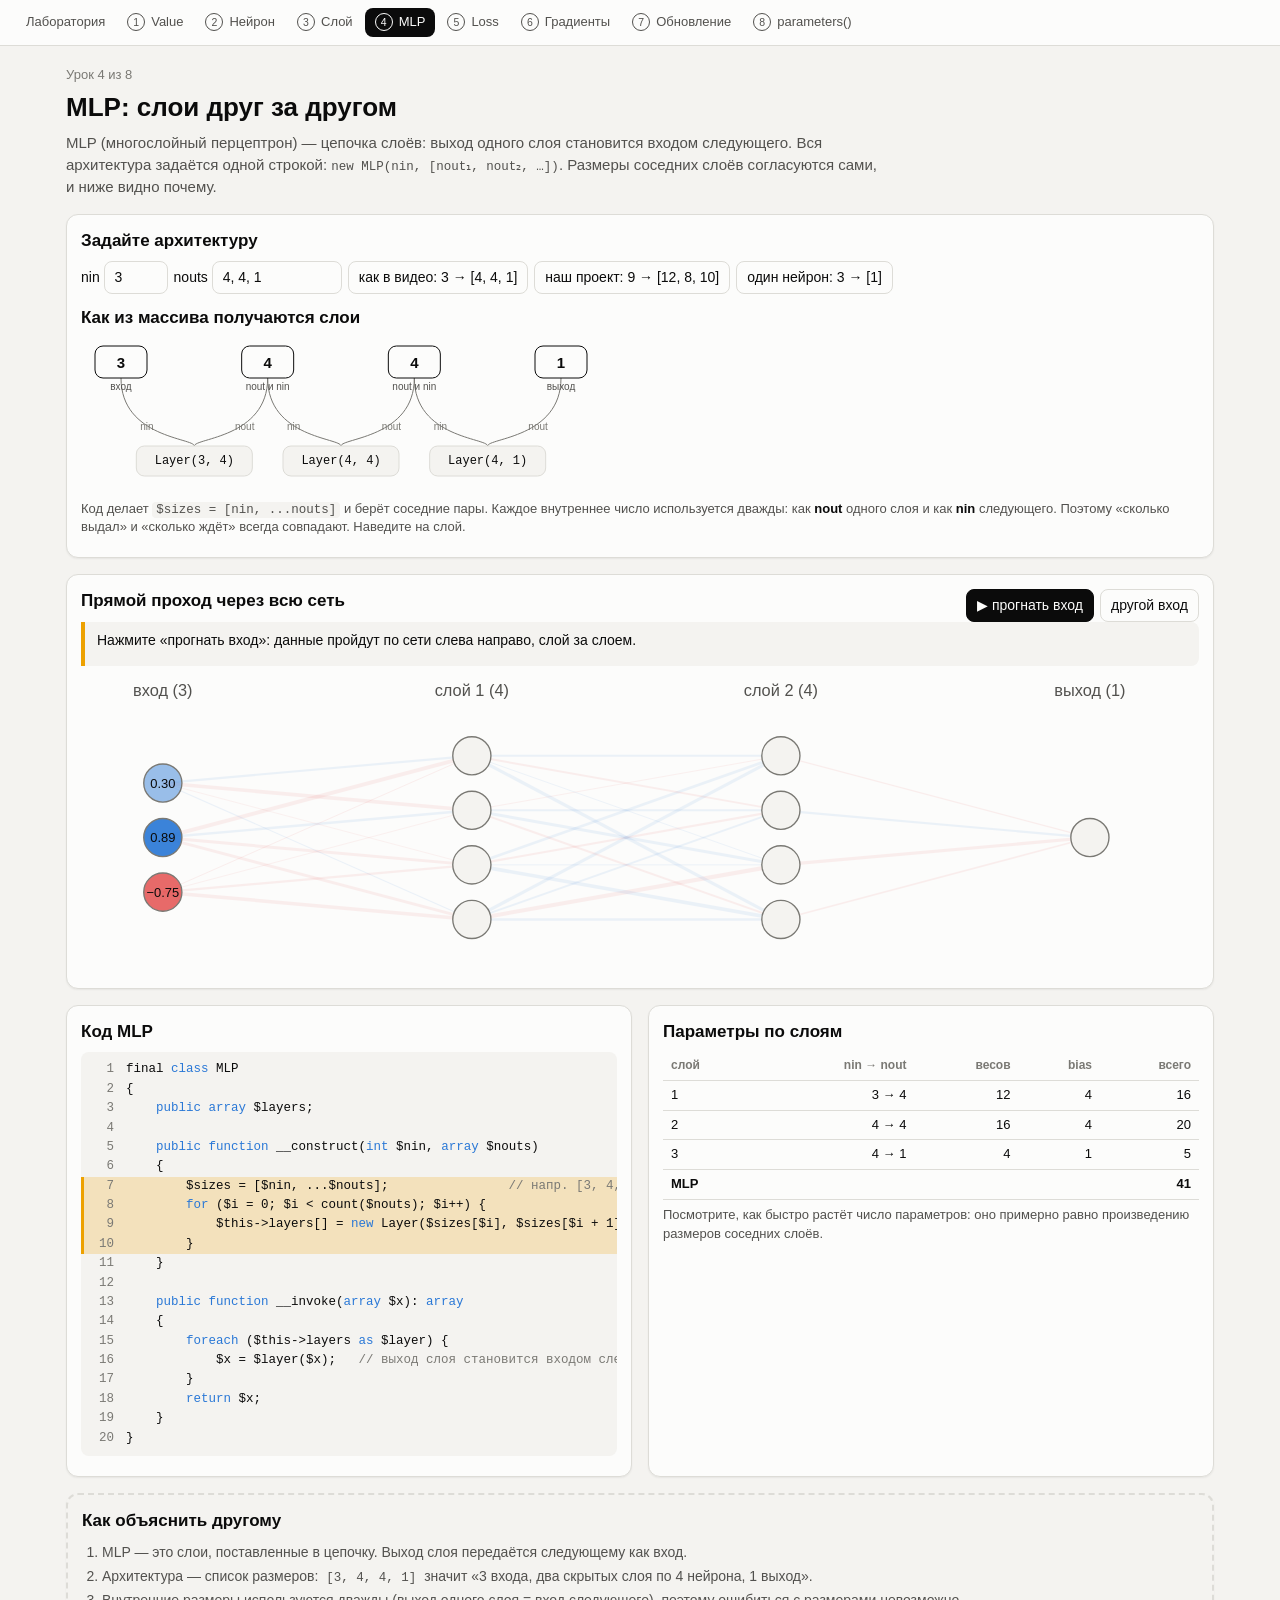
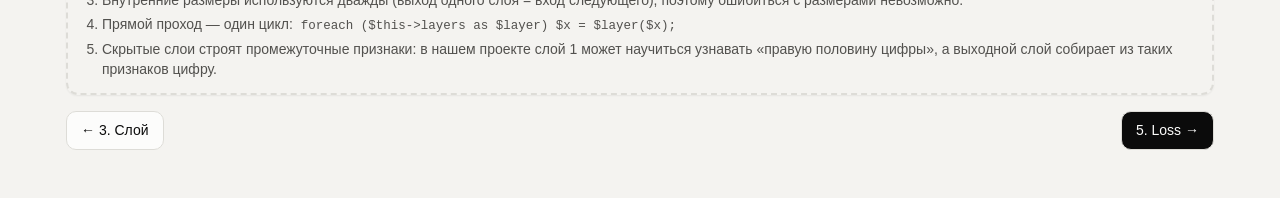
<file: public/learn/mlp.html>
<!doctype html>
<html lang="ru">
<head>
<meta charset="utf-8">
<meta name="viewport" content="width=device-width, initial-scale=1">
<title>Урок 4: MLP</title>
<link rel="icon" type="image/svg+xml" href="../favicon.svg">
<link rel="stylesheet" href="../style.css">
<link rel="stylesheet" href="learn.css">
</head>
<body>
<main class="lesson">
  <header>
    <div class="kicker">Урок 4 из 8</div>
    <h1>MLP: слои друг за другом</h1>
    <p>MLP (многослойный перцептрон) — цепочка слоёв: выход одного слоя становится входом следующего.
      Вся архитектура задаётся одной строкой: <code>new MLP(nin, [nout₁, nout₂, …])</code>.
      Размеры соседних слоёв согласуются сами, и ниже видно почему.</p>
  </header>

  <section class="card">
    <h2>Задайте архитектуру</h2>
    <div class="stepper">
      <label>nin <input id="nin" type="number" min="1" max="12" value="3" style="width:64px"></label>
      <label>nouts <input id="nouts" value="4, 4, 1" style="width:130px"></label>
      <button data-p="3|4, 4, 1">как в видео: 3 → [4, 4, 1]</button>
      <button data-p="9|12, 8, 10">наш проект: 9 → [12, 8, 10]</button>
      <button data-p="3|1">один нейрон: 3 → [1]</button>
    </div>
    <h2 style="margin-top:12px">Как из массива получаются слои</h2>
    <svg id="sizes" style="width:100%;height:auto"></svg>
    <p class="note">Код делает <code>$sizes = [nin, ...nouts]</code> и берёт соседние пары. Каждое внутреннее число используется дважды:
      как <b>nout</b> одного слоя и как <b>nin</b> следующего. Поэтому «сколько выдал» и «сколько ждёт» всегда совпадают.
      Наведите на слой.</p>
  </section>

  <section class="card">
    <div class="card-head"><h2>Прямой проход через всю сеть</h2>
      <div class="stepper" style="margin:0"><button id="run" class="primary">▶ прогнать вход</button><button id="rnd">другой вход</button></div></div>
    <div class="say" id="say">Нажмите «прогнать вход»: данные пройдут по сети слева направо, слой за слоем.</div>
    <svg id="net" style="width:100%;height:auto;margin-top:8px"></svg>
  </section>

  <section class="two">
    <article class="card">
      <h2>Код MLP</h2>
      <div id="code"></div>
    </article>
    <article class="card">
      <h2>Параметры по слоям</h2>
      <table class="t" id="params"></table>
      <p class="note">Посмотрите, как быстро растёт число параметров: оно примерно равно произведению размеров соседних слоёв.</p>
    </article>
  </section>

  <section class="card retell">
    <h2>Как объяснить другому</h2>
    <ol>
      <li>MLP — это слои, поставленные в цепочку. Выход слоя передаётся следующему как вход.</li>
      <li>Архитектура — список размеров: <code>[3, 4, 4, 1]</code> значит «3 входа, два скрытых слоя по 4 нейрона, 1 выход».</li>
      <li>Внутренние размеры используются дважды (выход одного слоя = вход следующего), поэтому ошибиться с размерами невозможно.</li>
      <li>Прямой проход — один цикл: <code>foreach ($this->layers as $layer) $x = $layer($x);</code></li>
      <li>Скрытые слои строят промежуточные признаки: в нашем проекте слой 1 может научиться узнавать «правую половину цифры», а выходной слой собирает из таких признаков цифру.</li>
    </ol>
  </section>
  <nav class="pager" id="pager"></nav>
</main>
<script src="../nav.js"></script>
<script src="engine.js"></script>
<script>
const CODE = `
final class MLP
{
    public array $layers;

    public function __construct(int $nin, array $nouts)
    {
        $sizes = [$nin, ...$nouts];                // напр. [3, 4, 4, 1]
        for ($i = 0; $i < count($nouts); $i++) {
            $this->layers[] = new Layer($sizes[$i], $sizes[$i + 1]);
        }
    }

    public function __invoke(array $x): array
    {
        foreach ($this->layers as $layer) {
            $x = $layer($x);   // выход слоя становится входом следующего
        }
        return $x;
    }
}`;
let sizes, model, input, acts = null, lit = -1, hoverPair = -1;

function parse() {
  const nin = Math.max(1, Math.min(12, parseInt($('nin').value) || 1));
  const nouts = $('nouts').value.split(/[,\s]+/).map((s) => parseInt(s)).filter((n) => n > 0 && n <= 16).slice(0, 5);
  sizes = [nin, ...(nouts.length ? nouts : [1])];
  model = new MLP(nin, sizes.slice(1), rng(3));
  newInput();
}
function newInput() {
  const r = rng(Math.floor(Math.random() * 1e9));
  input = Array.from({ length: sizes[0] }, () => +(r() * 2 - 1).toFixed(2));
  acts = null; lit = -1;
}

function drawSizes() {
  const n = sizes.length, W = Math.max(520, n * 110), H = 150, bx = (i) => 40 + i * (W - 80) / Math.max(1, n - 1);
  let h = '';
  for (let i = 0; i < n - 1; i++) {
    const on = hoverPair === -1 || hoverPair === i;
    const x1 = bx(i), x2 = bx(i + 1), mx = (x1 + x2) / 2;
    h += `<g class="pair" data-i="${i}" style="cursor:default" opacity="${on ? 1 : 0.25}">
      <path d="M${x1},40 C${x1},100 ${mx},100 ${mx},108" fill="none" stroke="${cssVar('--ink-3')}"/>
      <path d="M${x2},40 C${x2},100 ${mx},100 ${mx},108" fill="none" stroke="${cssVar('--ink-3')}"/>
      <rect x="${mx - 58}" y="108" width="116" height="30" rx="8" fill="${cssVar(hoverPair === i ? '--hi' : '--bg')}" stroke="${cssVar('--line')}"/>
      <text x="${mx}" y="123" text-anchor="middle" dominant-baseline="central" font-size="12" font-family="ui-monospace,monospace" fill="${cssVar('--ink')}">Layer(${sizes[i]}, ${sizes[i + 1]})</text>
      <text x="${(x1 + mx) / 2 - 4}" y="92" font-size="10" text-anchor="end" fill="${cssVar('--ink-3')}">nin</text>
      <text x="${(x2 + mx) / 2 + 4}" y="92" font-size="10" fill="${cssVar('--ink-3')}">nout</text></g>`;
  }
  sizes.forEach((s, i) => {
    const role = i === 0 ? 'вход' : i === n - 1 ? 'выход' : 'nout и nin';
    h += `<rect x="${bx(i) - 26}" y="8" width="52" height="32" rx="8" fill="${cssVar('--surface')}" stroke="${cssVar('--ink')}"/>
      <text x="${bx(i)}" y="24" text-anchor="middle" dominant-baseline="central" font-size="15" font-weight="700" fill="${cssVar('--ink')}">${s}</text>
      <text x="${bx(i)}" y="52" text-anchor="middle" font-size="10" fill="${cssVar('--ink-2')}">${role}</text>`;
  });
  const svg = $('sizes');
  svg.setAttribute('viewBox', `0 0 ${W} ${H}`);
  svg.style.maxWidth = W + 'px';
  svg.innerHTML = h;
  svg.querySelectorAll('.pair').forEach((g) => {
    g.addEventListener('mouseenter', () => { if (hoverPair !== +g.dataset.i) { hoverPair = +g.dataset.i; drawSizes(); } });
    g.addEventListener('mouseleave', () => { hoverPair = -1; drawSizes(); });
  });
}

function drawNet() {
  const L = sizes.length, maxN = Math.max(...sizes), W = 820, H = Math.max(200, Math.min(520, maxN * 40 + 60));
  const X = (c) => 60 + c * (W - 140) / Math.max(1, L - 1);
  const Y = (c, i) => { const n = sizes[c], st = Math.min(40, (H - 70) / Math.max(1, n - 1)); return 40 + (H - 60) / 2 + (i - (n - 1) / 2) * st; };
  const val = (c, i) => (c === 0 ? input[i] : acts && acts[c] ? acts[c][i] : null);
  let h = '';
  for (let c = 1; c < L; c++) {
    const on = lit >= c;
    model.layers[c - 1].neurons.forEach((nr, j) => nr.w.forEach((w, i) => {
      const t = Math.min(1, Math.abs(w.data));
      h += `<line x1="${X(c - 1)}" y1="${Y(c - 1, i)}" x2="${X(c)}" y2="${Y(c, j)}" stroke="${cssVar(w.data >= 0 ? '--pos' : '--neg')}"
        stroke-width="${0.5 + 2.5 * t}" opacity="${on ? 0.2 + 0.7 * t : 0.08}"/>`;
    }));
  }
  for (let c = 0; c < L; c++) {
    const label = c === 0 ? 'вход' : c === L - 1 ? 'выход' : `слой ${c}`;
    h += `<text x="${X(c)}" y="16" text-anchor="middle" font-size="12" fill="${cssVar(lit === c ? '--ink' : '--ink-2')}" font-weight="${lit === c ? 700 : 400}">${label} (${sizes[c]})</text>`;
    for (let i = 0; i < sizes[c]; i++) {
      const v = val(c, i);
      const shown = c === 0 || lit >= c;
      const fill = shown && v !== null ? cssVar(v >= 0 ? '--pos' : '--neg') : cssVar('--bg');
      h += `<circle cx="${X(c)}" cy="${Y(c, i)}" r="14" fill="${fill}" fill-opacity="${shown && v !== null ? 0.25 + 0.75 * Math.abs(v) : 1}" stroke="${cssVar(lit === c ? '--hi' : '--ink-3')}" stroke-width="${lit === c ? 2.5 : 1}"/>`;
      if (shown && v !== null) h += `<text x="${X(c)}" y="${Y(c, i)}" text-anchor="middle" dominant-baseline="central" font-size="9.5" fill="${cssVar('--ink')}">${f2(v)}</text>`;
    }
  }
  const svg = $('net');
  svg.setAttribute('viewBox', `0 0 ${W} ${H}`);
  svg.innerHTML = h;
}

function drawParams() {
  let t = '<tr><th>слой</th><th>nin → nout</th><th>весов</th><th>bias</th><th>всего</th></tr>', total = 0;
  for (let i = 0; i < sizes.length - 1; i++) {
    const p = sizes[i + 1] * (sizes[i] + 1); total += p;
    t += `<tr><td>${i + 1}</td><td>${sizes[i]} → ${sizes[i + 1]}</td><td>${sizes[i] * sizes[i + 1]}</td><td>${sizes[i + 1]}</td><td>${p}</td></tr>`;
  }
  t += `<tr><td><b>MLP</b></td><td></td><td></td><td></td><td><b>${total}</b></td></tr>`;
  $('params').innerHTML = t;
}

async function run() {
  $('run').disabled = true;
  acts = [input];
  let x = input.map((v) => new V(v));
  lit = 0; drawNet();
  renderCode($('code'), CODE, [[15]]);
  $('say').innerHTML = `Вход: <code>[${input.map(f2).join(', ')}]</code> — ${sizes[0]} чисел.`;
  await new Promise((r) => setTimeout(r, 700));
  for (let c = 1; c < sizes.length; c++) {
    x = model.layers[c - 1].call(x);
    acts[c] = x.map((v) => v.data);
    lit = c; drawNet();
    renderCode($('code'), CODE, [[16]]);
    $('say').innerHTML = `<b>Слой ${c}</b> получил ${sizes[c - 1]} чисел, каждый из его ${sizes[c]} нейронов посчитал tanh(b + Σw·x),
      и на выходе ${sizes[c]} чисел${c < sizes.length - 1 ? ', которые пойдут дальше как вход слоя ' + (c + 1) : ''}.` +
      (c === sizes.length - 1 ? ` Это ответ сети: <code>[${acts[c].map(f3).join(', ')}]</code>.` : '');
    await new Promise((r) => setTimeout(r, 1300));
  }
  renderCode($('code'), CODE, [[18]]);
  $('run').disabled = false;
}

function all() { drawSizes(); drawNet(); drawParams(); renderCode($('code'), CODE, [[7, 10]]); }
document.querySelectorAll('[data-p]').forEach((b) => b.addEventListener('click', () => {
  const [a, c] = b.dataset.p.split('|'); $('nin').value = a; $('nouts').value = c; parse(); all();
}));
$('nin').addEventListener('input', () => { parse(); all(); });
$('nouts').addEventListener('input', () => { parse(); all(); });
$('run').addEventListener('click', run);
$('rnd').addEventListener('click', () => { newInput(); drawNet(); $('say').textContent = 'Новый случайный вход. Нажмите «прогнать вход».'; });
parse(); all();
</script>
</body>
</html>
</file>
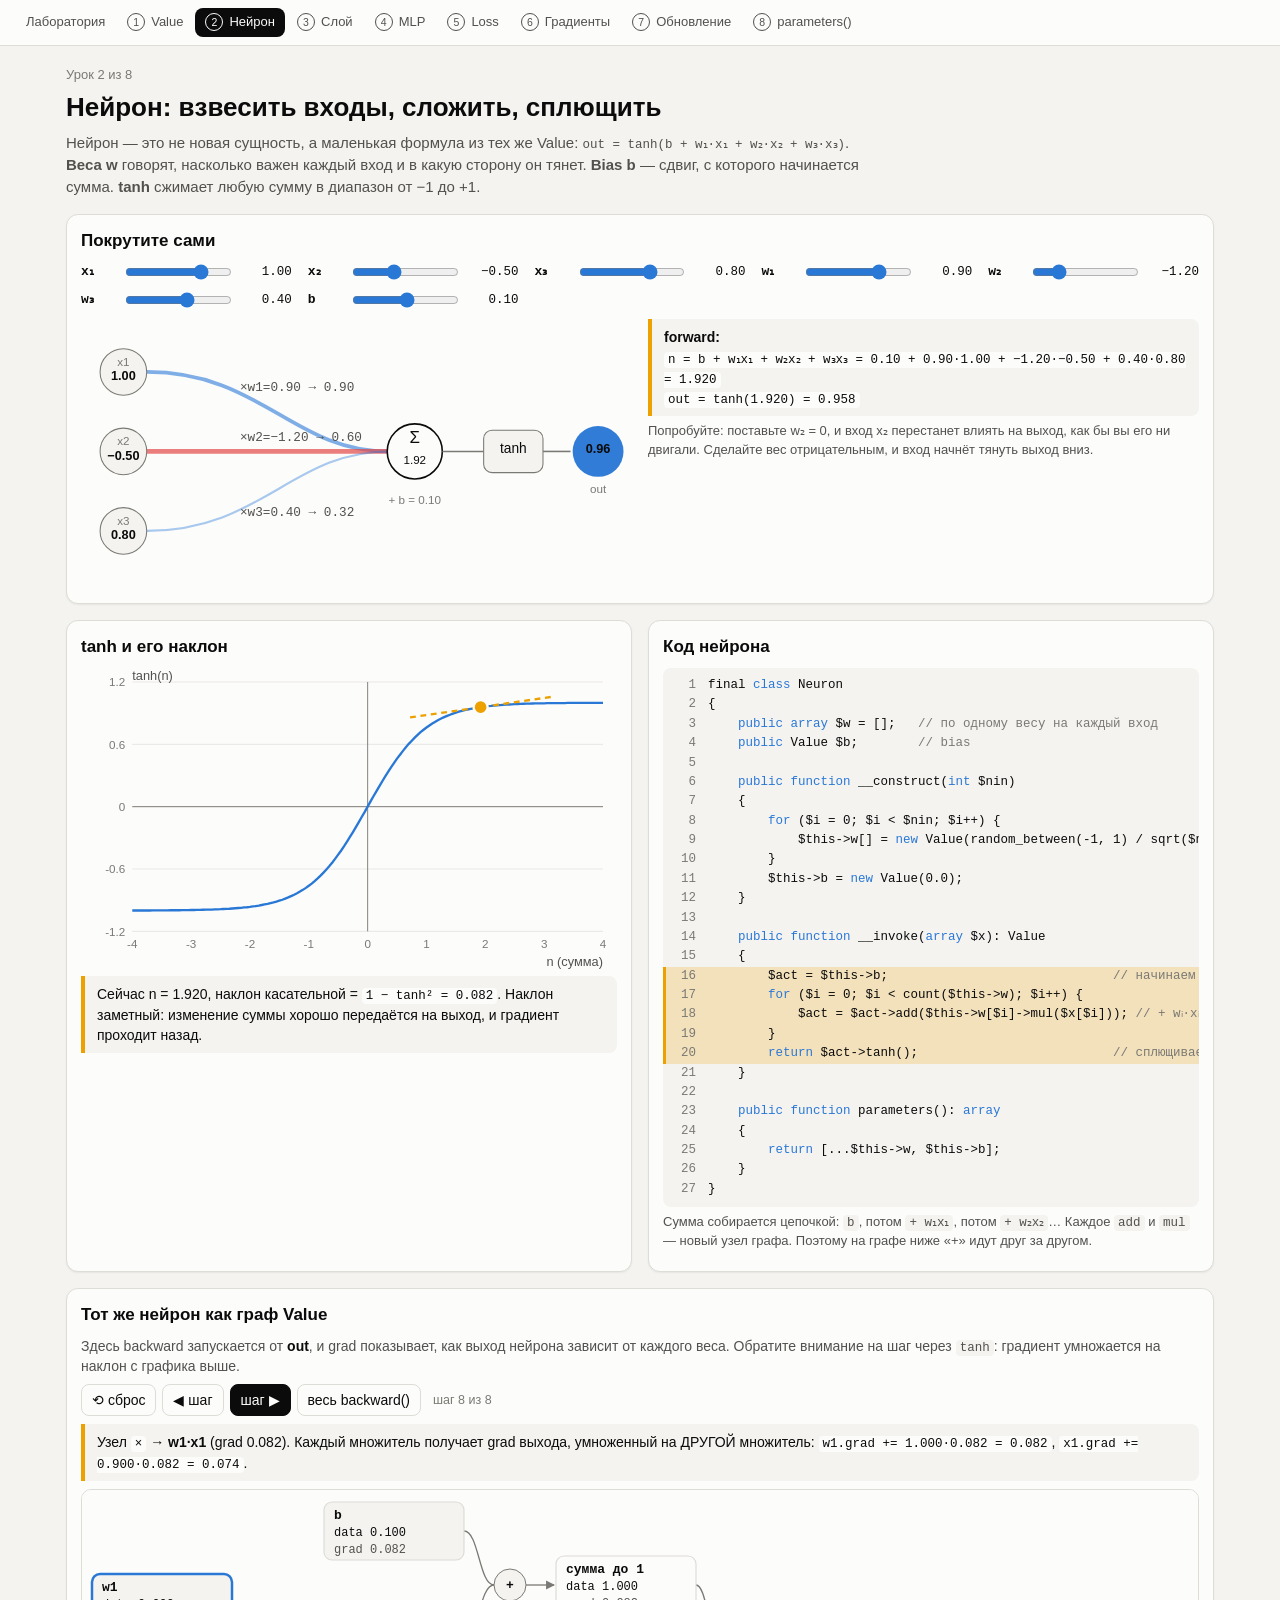
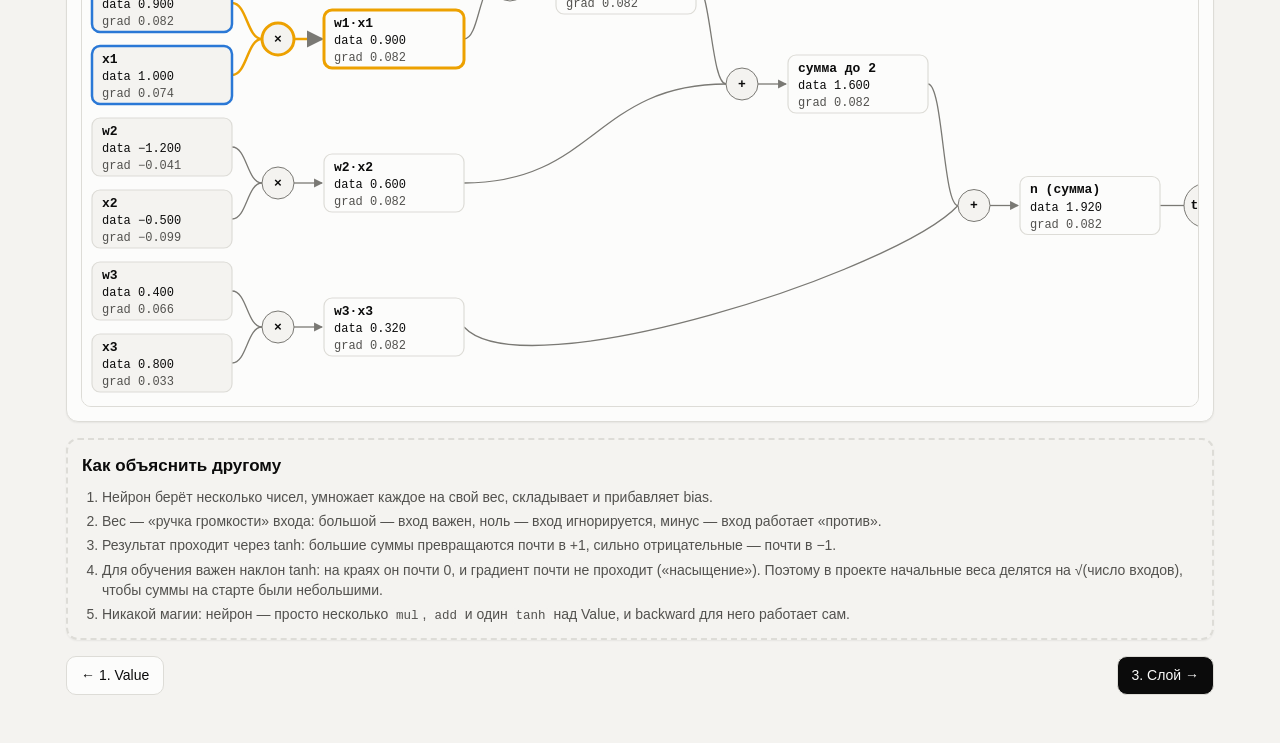
<file: public/learn/neuron.html>
<!doctype html>
<html lang="ru">
<head>
<meta charset="utf-8">
<meta name="viewport" content="width=device-width, initial-scale=1">
<title>Урок 2: Нейрон</title>
<link rel="icon" type="image/svg+xml" href="../favicon.svg">
<link rel="stylesheet" href="../style.css">
<link rel="stylesheet" href="learn.css">
</head>
<body>
<main class="lesson">
  <header>
    <div class="kicker">Урок 2 из 8</div>
    <h1>Нейрон: взвесить входы, сложить, сплющить</h1>
    <p>Нейрон — это не новая сущность, а маленькая формула из тех же Value:
      <code>out = tanh(b + w₁·x₁ + w₂·x₂ + w₃·x₃)</code>.
      <b>Веса w</b> говорят, насколько важен каждый вход и в какую сторону он тянет. <b>Bias b</b> — сдвиг, с которого начинается сумма.
      <b>tanh</b> сжимает любую сумму в диапазон от −1 до +1.</p>
  </header>

  <section class="card">
    <h2>Покрутите сами</h2>
    <div id="sl"></div>
    <div class="two">
      <div><svg id="diagram" viewBox="0 0 520 250" style="width:100%;height:auto"></svg></div>
      <div>
        <div class="say" id="formula"></div>
        <p class="note">Попробуйте: поставьте w₂ = 0, и вход x₂ перестанет влиять на выход, как бы вы его ни двигали.
          Сделайте вес отрицательным, и вход начнёт тянуть выход вниз.</p>
      </div>
    </div>
  </section>

  <section class="two">
    <article class="card">
      <h2>tanh и его наклон</h2>
      <svg id="tanh" viewBox="0 0 460 260" style="width:100%;height:auto"></svg>
      <div class="say" id="slope"></div>
    </article>
    <article class="card">
      <h2>Код нейрона</h2>
      <div id="code"></div>
      <p class="note">Сумма собирается цепочкой: <code>b</code>, потом <code>+ w₁x₁</code>, потом <code>+ w₂x₂</code>…
        Каждое <code>add</code> и <code>mul</code> — новый узел графа. Поэтому на графе ниже «+» идут друг за другом.</p>
    </article>
  </section>

  <section class="card">
    <h2>Тот же нейрон как граф Value</h2>
    <p>Здесь backward запускается от <b>out</b>, и grad показывает, как выход нейрона зависит от каждого веса.
      Обратите внимание на шаг через <code>tanh</code>: градиент умножается на наклон с графика выше.</p>
    <div id="steps"></div>
    <div class="say" id="say"></div>
    <div class="graph-box" style="margin-top:8px"><svg id="g"></svg></div>
  </section>

  <section class="card retell">
    <h2>Как объяснить другому</h2>
    <ol>
      <li>Нейрон берёт несколько чисел, умножает каждое на свой вес, складывает и прибавляет bias.</li>
      <li>Вес — «ручка громкости» входа: большой — вход важен, ноль — вход игнорируется, минус — вход работает «против».</li>
      <li>Результат проходит через tanh: большие суммы превращаются почти в +1, сильно отрицательные — почти в −1.</li>
      <li>Для обучения важен наклон tanh: на краях он почти 0, и градиент почти не проходит («насыщение»). Поэтому в проекте начальные веса делятся на √(число входов), чтобы суммы на старте были небольшими.</li>
      <li>Никакой магии: нейрон — просто несколько <code>mul</code>, <code>add</code> и один <code>tanh</code> над Value, и backward для него работает сам.</li>
    </ol>
  </section>
  <nav class="pager" id="pager"></nav>
</main>
<script src="../nav.js"></script>
<script src="engine.js"></script>
<script>
const CODE = `
final class Neuron
{
    public array $w = [];   // по одному весу на каждый вход
    public Value $b;        // bias

    public function __construct(int $nin)
    {
        for ($i = 0; $i < $nin; $i++) {
            $this->w[] = new Value(random_between(-1, 1) / sqrt($nin));
        }
        $this->b = new Value(0.0);
    }

    public function __invoke(array $x): Value
    {
        $act = $this->b;                              // начинаем с bias
        for ($i = 0; $i < count($this->w); $i++) {
            $act = $act->add($this->w[$i]->mul($x[$i])); // + wᵢ·xᵢ
        }
        return $act->tanh();                          // сплющиваем в [−1, 1]
    }

    public function parameters(): array
    {
        return [...$this->w, $this->b];
    }
}`;
renderCode($('code'), CODE, [[16, 20]]);

let S = { x1: 1, x2: -0.5, x3: 0.8, w1: 0.9, w2: -1.2, w3: 0.4, b: 0.1 };
let net, stepper, k = 0;

function build() {
  const xs = [1, 2, 3].map((i) => new V(S['x' + i], [], '', 'x' + i));
  const ws = [1, 2, 3].map((i) => new V(S['w' + i], [], '', 'w' + i));
  const b = new V(S.b, [], '', 'b');
  let act = b;
  for (let i = 0; i < 3; i++) {
    const m = ws[i].mul(xs[i]); m.label = `w${i + 1}·x${i + 1}`;
    act = act.add(m); act.label = i === 2 ? 'n (сумма)' : `сумма до ${i + 1}`;
  }
  const out = act.tanh(); out.label = 'out';
  return { xs, ws, b, n: act, out };
}

function diagram() {
  const svg = $('diagram');
  const ys = [50, 125, 200];
  let h = '';
  const maxW = 2;
  for (let i = 0; i < 3; i++) {
    const w = S['w' + (i + 1)], x = S['x' + (i + 1)];
    const col = cssVar(w >= 0 ? '--pos' : '--neg');
    h += `<path d="M62,${ys[i]} C170,${ys[i]} 200,125 290,125" fill="none" stroke="${col}" stroke-width="${0.8 + 6 * Math.abs(w) / maxW}" opacity="${0.25 + 0.75 * Math.min(1, Math.abs(w) / maxW)}"/>`;
    h += `<text x="150" y="${ys[i] + (i === 1 ? -10 : i === 0 ? 18 : -14)}" font-size="12" fill="${cssVar('--ink-2')}" font-family="ui-monospace,monospace">×w${i + 1}=${f2(w)} → ${f2(w * x)}</text>`;
    h += `<circle cx="40" cy="${ys[i]}" r="22" fill="${cssVar('--bg')}" stroke="${cssVar('--ink-3')}"/>
      <text x="40" y="${ys[i] - 6}" text-anchor="middle" font-size="11" fill="${cssVar('--ink-3')}">x${i + 1}</text>
      <text x="40" y="${ys[i] + 8}" text-anchor="middle" font-size="12" font-weight="700" fill="${cssVar('--ink')}">${f2(x)}</text>`;
  }
  h += `<circle cx="315" cy="125" r="26" fill="${cssVar('--surface')}" stroke="${cssVar('--ink')}" stroke-width="1.5"/>
    <text x="315" y="117" text-anchor="middle" font-size="16" fill="${cssVar('--ink')}">Σ</text>
    <text x="315" y="137" text-anchor="middle" font-size="11" fill="${cssVar('--ink')}">${f2(net.n.data)}</text>
    <text x="315" y="175" text-anchor="middle" font-size="11" fill="${cssVar('--ink-3')}">+ b = ${f2(S.b)}</text>
    <line x1="341" y1="125" x2="380" y2="125" stroke="${cssVar('--ink-3')}" stroke-width="1.5"/>
    <rect x="380" y="105" width="56" height="40" rx="8" fill="${cssVar('--bg')}" stroke="${cssVar('--ink-3')}"/>
    <text x="408" y="126" text-anchor="middle" font-size="13" fill="${cssVar('--ink')}">tanh</text>
    <line x1="436" y1="125" x2="462" y2="125" stroke="${cssVar('--ink-3')}" stroke-width="1.5"/>
    <circle cx="488" cy="125" r="24" fill="${cssVar(net.out.data >= 0 ? '--pos' : '--neg')}" opacity="${0.3 + 0.7 * Math.abs(net.out.data)}"/>
    <text x="488" y="126" text-anchor="middle" font-size="12" font-weight="700" fill="${cssVar('--ink')}">${f2(net.out.data)}</text>
    <text x="488" y="164" text-anchor="middle" font-size="11" fill="${cssVar('--ink-3')}">out</text>`;
  svg.innerHTML = h;

  const t = [1, 2, 3].map((i) => `${f2(S['w' + i])}·${f2(S['x' + i])}`).join(' + ');
  $('formula').innerHTML = `<b>forward:</b><br><code>n = b + w₁x₁ + w₂x₂ + w₃x₃ = ${f2(S.b)} + ${t} = ${f3(net.n.data)}</code><br>
    <code>out = tanh(${f3(net.n.data)}) = ${f3(net.out.data)}</code>`;
}

function tanhChart() {
  const A = axes({ x: [-4, 4], y: [-1.2, 1.2], xTicks: 8, yTicks: 4, xLabel: 'n (сумма)', yLabel: 'tanh(n)' });
  const pts = []; for (let x = -4; x <= 4.001; x += 0.05) pts.push([x, Math.tanh(x)]);
  const n = Math.max(-4, Math.min(4, net.n.data)), t = Math.tanh(n), s = 1 - t * t;
  const tan = [[n - 1.2, t - 1.2 * s], [n + 1.2, t + 1.2 * s]];
  $('tanh').innerHTML = A.html +
    `<path d="${pathOf(pts, A.X, A.Y)}" fill="none" stroke="${cssVar('--pos')}" stroke-width="2"/>
     <path d="${pathOf(tan, A.X, A.Y)}" stroke="${cssVar('--hi')}" stroke-width="2" stroke-dasharray="5 4"/>
     <circle cx="${A.X(n)}" cy="${A.Y(t)}" r="6" fill="${cssVar('--hi')}" stroke="${cssVar('--surface')}" stroke-width="2"/>`;
  const sat = Math.abs(net.n.data) > 2.2;
  $('slope').innerHTML = `Сейчас n = ${f3(net.n.data)}, наклон касательной = <code>1 − tanh² = ${f3(s)}</code>. ` +
    (sat ? '<b>Нейрон насыщен:</b> наклон почти 0, градиент почти не проходит назад, и веса почти не меняются при обучении.'
         : 'Наклон заметный: изменение суммы хорошо передаётся на выход, и градиент проходит назад.');
}

function renderGraph() {
  stepper.go(k);
  const info = stepper.info;
  drawGraph($('g'), net.out, {
    active: info?.node ?? (k === 1 ? net.out : null), recv: new Set(info ? info.node.prev : []),
    explain: (v) => `<b>${esc(v.label)}</b><br>data ${f3(v.data)} · grad ${f3(v.grad)}`,
  });
  $('say').innerHTML = stepper.explain((v) => v.label);
  ctl.count.textContent = `шаг ${k} из ${stepper.total}`;
}

function rebuild() {
  net = build();
  stepper = new BackwardStepper(net.out);
  diagram(); tanhChart(); renderGraph();
}
const ctl = stepperControls($('steps'), (a) => {
  if (a === 'reset') k = 0; else if (a === 'prev') k = Math.max(0, k - 1);
  else if (a === 'next') k = Math.min(stepper.total, k + 1); else k = stepper.total;
  renderGraph();
});
sliders('sl', [
  { name: 'x1', label: 'x₁', min: -2, max: 2, value: S.x1 }, { name: 'x2', label: 'x₂', min: -2, max: 2, value: S.x2 },
  { name: 'x3', label: 'x₃', min: -2, max: 2, value: S.x3 },
  { name: 'w1', label: 'w₁', min: -2, max: 2, value: S.w1 }, { name: 'w2', label: 'w₂', min: -2, max: 2, value: S.w2 },
  { name: 'w3', label: 'w₃', min: -2, max: 2, value: S.w3 }, { name: 'b', min: -2, max: 2, value: S.b },
], (v) => { S = { ...v }; rebuild(); });
k = 99; // по умолчанию показываем уже посчитанные градиенты
rebuild();
k = stepper.total; renderGraph();
</script>
</body>
</html>
</file>
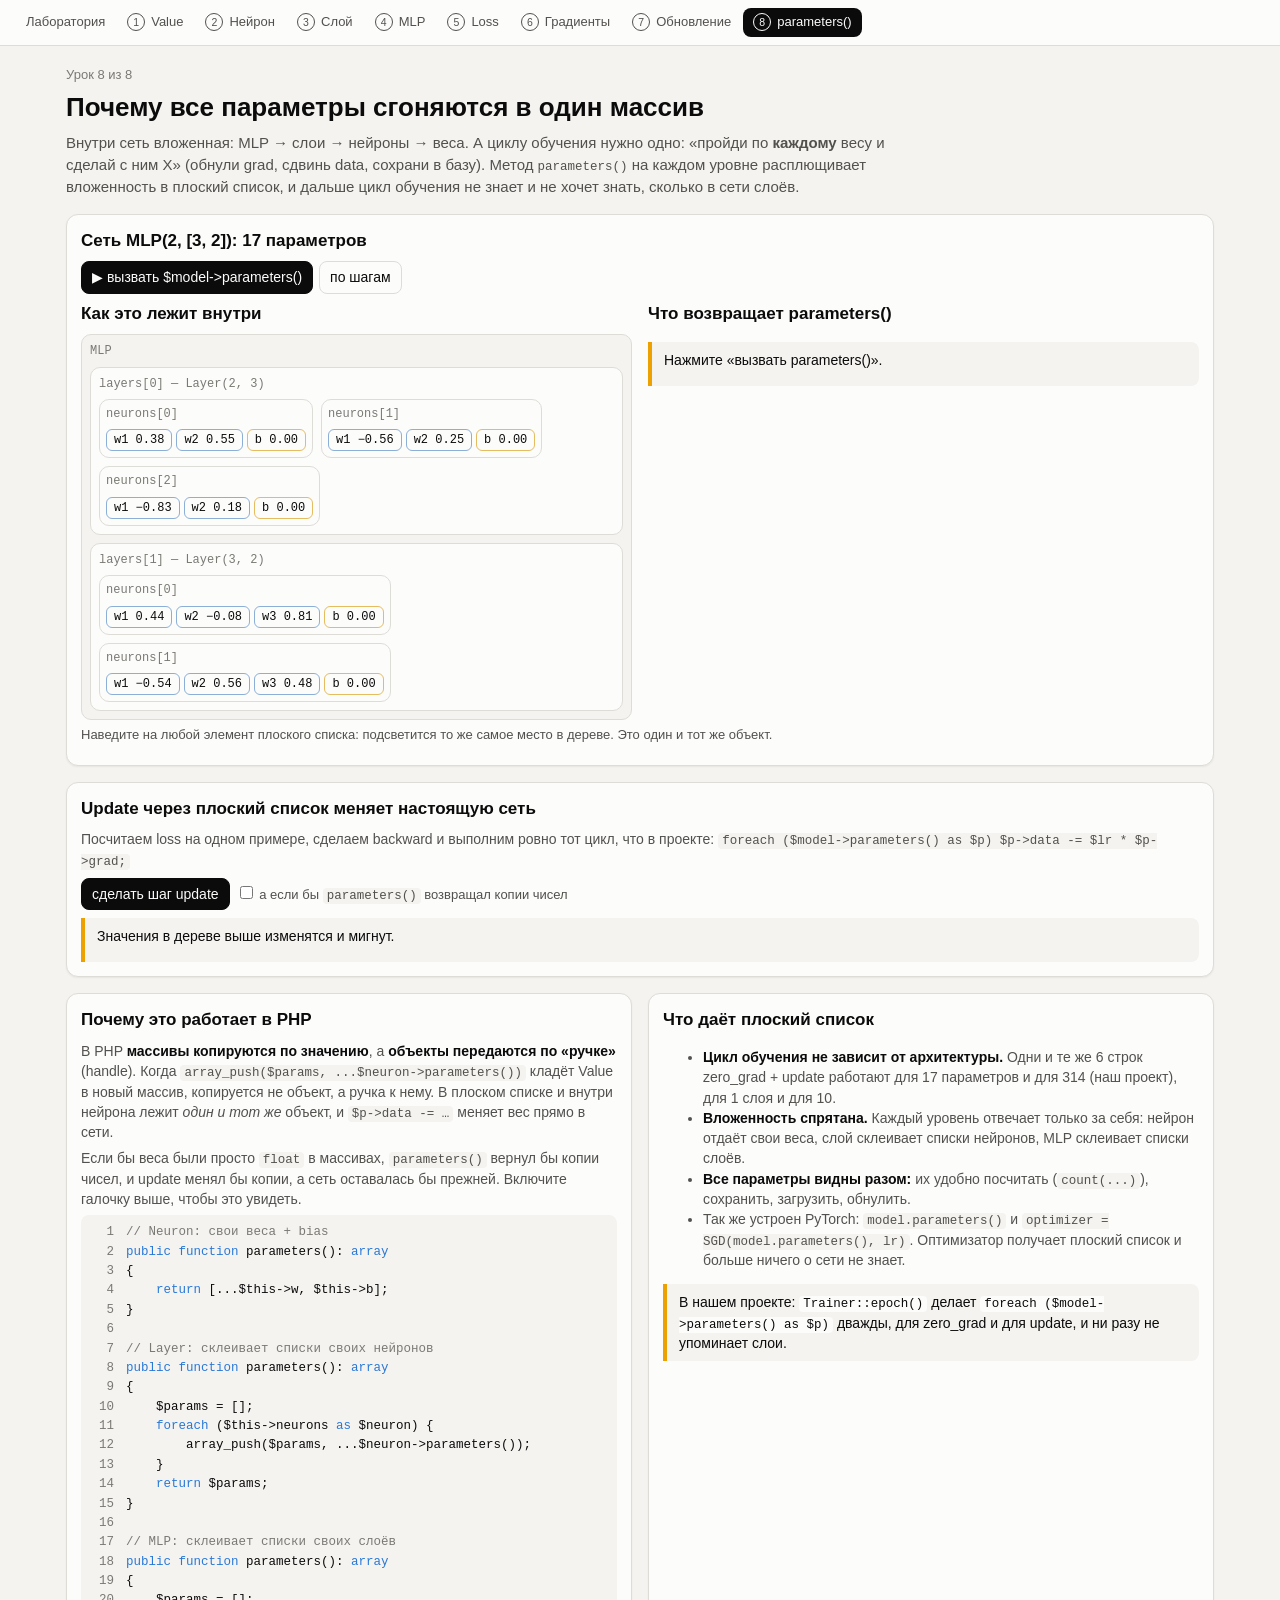
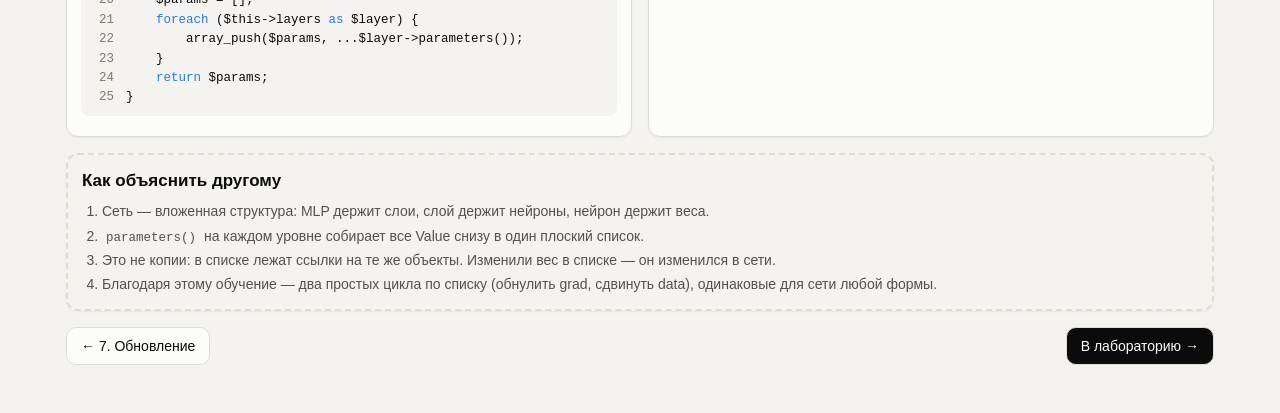
<file: public/learn/parameters.html>
<!doctype html>
<html lang="ru">
<head>
<meta charset="utf-8">
<meta name="viewport" content="width=device-width, initial-scale=1">
<title>Урок 8: parameters()</title>
<link rel="icon" type="image/svg+xml" href="../favicon.svg">
<link rel="stylesheet" href="../style.css">
<link rel="stylesheet" href="learn.css">
<style>
  .tree { display: grid; gap: 8px; }
  .tbox { border: 1px solid var(--line); border-radius: 10px; padding: 8px; background: var(--surface); }
  .tbox.mlp { background: var(--bg); }
  .tbox > .ttl { font-size: 12px; color: var(--ink-3); margin-bottom: 6px; font-family: ui-monospace, Menlo, monospace; }
  .tbox .row { display: flex; gap: 8px; flex-wrap: wrap; }
  .tbox.neuron { padding: 6px; }
  .tbox.on { outline: 2px solid var(--hi); }
  .flat { display: grid; gap: 10px; }
  .flat .lvl { font-size: 12px; color: var(--ink-3); margin-bottom: 3px; }
  .flat .group { display: inline-flex; flex-wrap: wrap; gap: 3px; padding: 3px; border-radius: 8px; border: 1px dashed var(--line); margin: 0 4px 4px 0; }
</style>
</head>
<body>
<main class="lesson">
  <header>
    <div class="kicker">Урок 8 из 8</div>
    <h1>Почему все параметры сгоняются в один массив</h1>
    <p>Внутри сеть вложенная: MLP → слои → нейроны → веса. А циклу обучения нужно одно: «пройди по <b>каждому</b> весу и сделай с ним X»
      (обнули grad, сдвинь data, сохрани в базу). Метод <code>parameters()</code> на каждом уровне расплющивает вложенность
      в плоский список, и дальше цикл обучения не знает и не хочет знать, сколько в сети слоёв.</p>
  </header>

  <section class="card">
    <h2>Сеть MLP(2, [3, 2]): 17 параметров</h2>
    <div class="stepper">
      <button id="play" class="primary">▶ вызвать $model->parameters()</button>
      <button id="stepBtn">по шагам</button>
      <span class="count" id="stage"></span>
    </div>
    <div class="two">
      <div>
        <h2>Как это лежит внутри</h2>
        <div class="tree" id="tree"></div>
      </div>
      <div>
        <h2>Что возвращает parameters()</h2>
        <div class="flat" id="flat"></div>
        <div class="say" id="say" style="margin-top:8px">Нажмите «вызвать parameters()».</div>
      </div>
    </div>
    <p class="note">Наведите на любой элемент плоского списка: подсветится то же самое место в дереве. Это один и тот же объект.</p>
  </section>

  <section class="card">
    <h2>Update через плоский список меняет настоящую сеть</h2>
    <p>Посчитаем loss на одном примере, сделаем backward и выполним ровно тот цикл, что в проекте:
      <code>foreach ($model->parameters() as $p) $p->data -= $lr * $p->grad;</code></p>
    <div class="stepper">
      <button id="upd" class="primary">сделать шаг update</button>
      <label class="note"><input type="checkbox" id="copies"> а если бы <code>parameters()</code> возвращал копии чисел</label>
    </div>
    <div class="say" id="updSay">Значения в дереве выше изменятся и мигнут.</div>
  </section>

  <section class="two">
    <article class="card">
      <h2>Почему это работает в PHP</h2>
      <p>В PHP <b>массивы копируются по значению</b>, а <b>объекты передаются по «ручке»</b> (handle). Когда
        <code>array_push($params, ...$neuron->parameters())</code> кладёт Value в новый массив, копируется не объект, а ручка к нему.
        В плоском списке и внутри нейрона лежит <i>один и тот же</i> объект, и <code>$p->data -= …</code> меняет вес прямо в сети.</p>
      <p>Если бы веса были просто <code>float</code> в массивах, <code>parameters()</code> вернул бы копии чисел,
        и update менял бы копии, а сеть оставалась бы прежней. Включите галочку выше, чтобы это увидеть.</p>
      <div id="code"></div>
    </article>
    <article class="card">
      <h2>Что даёт плоский список</h2>
      <ul>
        <li><b>Цикл обучения не зависит от архитектуры.</b> Одни и те же 6 строк zero_grad + update работают для 17 параметров и для 314 (наш проект), для 1 слоя и для 10.</li>
        <li><b>Вложенность спрятана.</b> Каждый уровень отвечает только за себя: нейрон отдаёт свои веса, слой склеивает списки нейронов, MLP склеивает списки слоёв.</li>
        <li><b>Все параметры видны разом:</b> их удобно посчитать (<code>count(...)</code>), сохранить, загрузить, обнулить.</li>
        <li>Так же устроен PyTorch: <code>model.parameters()</code> и <code>optimizer = SGD(model.parameters(), lr)</code>. Оптимизатор получает плоский список и больше ничего о сети не знает.</li>
      </ul>
      <div class="say">В нашем проекте: <code>Trainer::epoch()</code> делает <code>foreach ($model->parameters() as $p)</code> дважды,
        для zero_grad и для update, и ни разу не упоминает слои.</div>
    </article>
  </section>

  <section class="card retell">
    <h2>Как объяснить другому</h2>
    <ol>
      <li>Сеть — вложенная структура: MLP держит слои, слой держит нейроны, нейрон держит веса.</li>
      <li><code>parameters()</code> на каждом уровне собирает все Value снизу в один плоский список.</li>
      <li>Это не копии: в списке лежат ссылки на те же объекты. Изменили вес в списке — он изменился в сети.</li>
      <li>Благодаря этому обучение — два простых цикла по списку (обнулить grad, сдвинуть data), одинаковые для сети любой формы.</li>
    </ol>
  </section>
  <nav class="pager" id="pager"></nav>
</main>
<script src="../nav.js"></script>
<script src="engine.js"></script>
<script>
renderCode($('code'), `
// Neuron: свои веса + bias
public function parameters(): array
{
    return [...$this->w, $this->b];
}

// Layer: склеивает списки своих нейронов
public function parameters(): array
{
    $params = [];
    foreach ($this->neurons as $neuron) {
        array_push($params, ...$neuron->parameters());
    }
    return $params;
}

// MLP: склеивает списки своих слоёв
public function parameters(): array
{
    $params = [];
    foreach ($this->layers as $layer) {
        array_push($params, ...$layer->parameters());
    }
    return $params;
}`, []);

const model = new MLP(2, [3, 2], rng(5));
// короткие имена для фишек
model.layers.forEach((L, l) => L.neurons.forEach((n, j) => {
  n.w.forEach((w, i) => { w.label = `L${l + 1}n${j + 1}.w${i + 1}`; w.short = `w${i + 1}`; w.kind = 'w'; });
  n.b.label = `L${l + 1}n${j + 1}.b`; n.b.short = 'b'; n.b.kind = 'b';
}));
let stage = 0, hoverId = null;
const chip = (p, extra = '') => `<span class="chip ${p.kind}${extra}" data-id="${p.id}" title="${p.label}">${p.short} ${f2(p.data)}</span>`;

function drawTree(onLevel = null) {
  let h = `<div class="tbox mlp${onLevel === 'mlp' ? ' on' : ''}"><div class="ttl">MLP</div><div class="tree">`;
  model.layers.forEach((L, l) => {
    h += `<div class="tbox${onLevel === 'layer' ? ' on' : ''}"><div class="ttl">layers[${l}] — Layer(${model.sizes[l]}, ${model.sizes[l + 1]})</div><div class="row">`;
    L.neurons.forEach((n, j) => {
      h += `<div class="tbox neuron${onLevel === 'neuron' ? ' on' : ''}"><div class="ttl">neurons[${j}]</div><div class="chips">${n.parameters().map((p) => chip(p)).join('')}</div></div>`;
    });
    h += '</div></div>';
  });
  $('tree').innerHTML = h + '</div></div>';
}

function drawFlat() {
  let h = '';
  const say = [
    'Нажмите «вызвать parameters()».',
    '<b>Шаг 1.</b> Каждый нейрон возвращает <code>[...$this->w, $this->b]</code>: свои 2–3 веса и bias.',
    '<b>Шаг 2.</b> Каждый слой склеивает списки своих нейронов через <code>array_push(...)</code>: 9 и 8 элементов.',
    '<b>Шаг 3.</b> MLP склеивает списки слоёв: один плоский массив из <b>17</b> Value. Слоёв и нейронов в нём больше не видно, остались одни параметры.',
  ];
  if (stage >= 1) {
    h += '<div><div class="lvl">1) neuron->parameters()</div>';
    model.layers.forEach((L) => L.neurons.forEach((n) => { h += `<span class="group">${n.parameters().map((p) => chip(p)).join('')}</span>`; }));
    h += '</div>';
  }
  if (stage >= 2) {
    h += '<div><div class="lvl">2) layer->parameters()</div>';
    model.layers.forEach((L) => { h += `<span class="group">${L.parameters().map((p) => chip(p)).join('')}</span>`; });
    h += '</div>';
  }
  if (stage >= 3) {
    h += `<div><div class="lvl">3) $model->parameters() — ${model.parameters().length} элементов</div>
      <div class="chips">${model.parameters().map((p) => chip(p)).join('')}</div></div>`;
  }
  $('flat').innerHTML = h;
  $('say').innerHTML = say[stage];
  $('stage').textContent = stage ? `шаг ${stage} из 3` : '';
  drawTree([null, 'neuron', 'layer', 'mlp'][stage]);
  bindHover();
}

function bindHover() {
  document.querySelectorAll('.chip').forEach((c) => {
    c.addEventListener('mouseenter', () => {
      document.querySelectorAll(`.chip[data-id="${c.dataset.id}"]`).forEach((x) => x.classList.add('lit'));
    });
    c.addEventListener('mouseleave', () => document.querySelectorAll('.chip.lit').forEach((x) => x.classList.remove('lit')));
  });
}

$('stepBtn').addEventListener('click', () => { stage = stage >= 3 ? 1 : stage + 1; drawFlat(); });
$('play').addEventListener('click', async () => {
  $('play').disabled = true;
  for (stage = 1; stage <= 3; stage++) { drawFlat(); await new Promise((r) => setTimeout(r, 1400)); }
  stage = 3; $('play').disabled = false;
});

$('upd').addEventListener('click', () => {
  // loss на одном примере: хотим [+1, −1] на входе [0.5, −1]
  const out = model.call([new V(0.5), new V(-1)]);
  let loss = new V(0);
  [1, -1].forEach((y, k) => { const d = out[k].sub(y); loss = loss.add(d.mul(d)); });
  const params = model.parameters();
  for (const p of params) p.grad = 0;
  loss.backward();

  const copies = $('copies').checked;
  const lr = 0.5;
  if (copies) {
    const floats = params.map((p) => ({ data: p.data, grad: p.grad }));   // «копии»: просто числа
    for (const p of floats) p.data -= lr * p.grad;                       // меняем копии…
    $('updSay').innerHTML = `loss = ${f3(loss.data)}. Цикл изменил <b>копии</b>, а дерево сети <b>не изменилось</b>: сеть ничему не научилась.
      Повторный forward даст тот же loss.`;
    stage = Math.max(stage, 3); drawFlat();
    return;
  }
  const before = new Map(params.map((p) => [p.id, p.data]));
  for (const p of params) p.data -= lr * p.grad;
  const newLoss = (() => { const o = model.call([new V(0.5), new V(-1)]); return (o[0].data - 1) ** 2 + (o[1].data + 1) ** 2; })();
  stage = Math.max(stage, 3); drawFlat();
  document.querySelectorAll('.chip').forEach((c) => {
    const id = +c.dataset.id;
    if (Math.abs((params.find((p) => p.id === id)?.data ?? 0) - (before.get(id) ?? 0)) > 1e-4) {
      c.classList.add('flash'); setTimeout(() => c.classList.remove('flash'), 700);
    }
  });
  $('updSay').innerHTML = `loss был ${f3(loss.data)}, после одного шага стал <b>${f3(newLoss)}</b>.
    Мы трогали только плоский список, но изменились веса <b>в самой сети</b> (они мигнули в дереве): это те же объекты.`;
});

drawFlat();
</script>
</body>
</html>
</file>
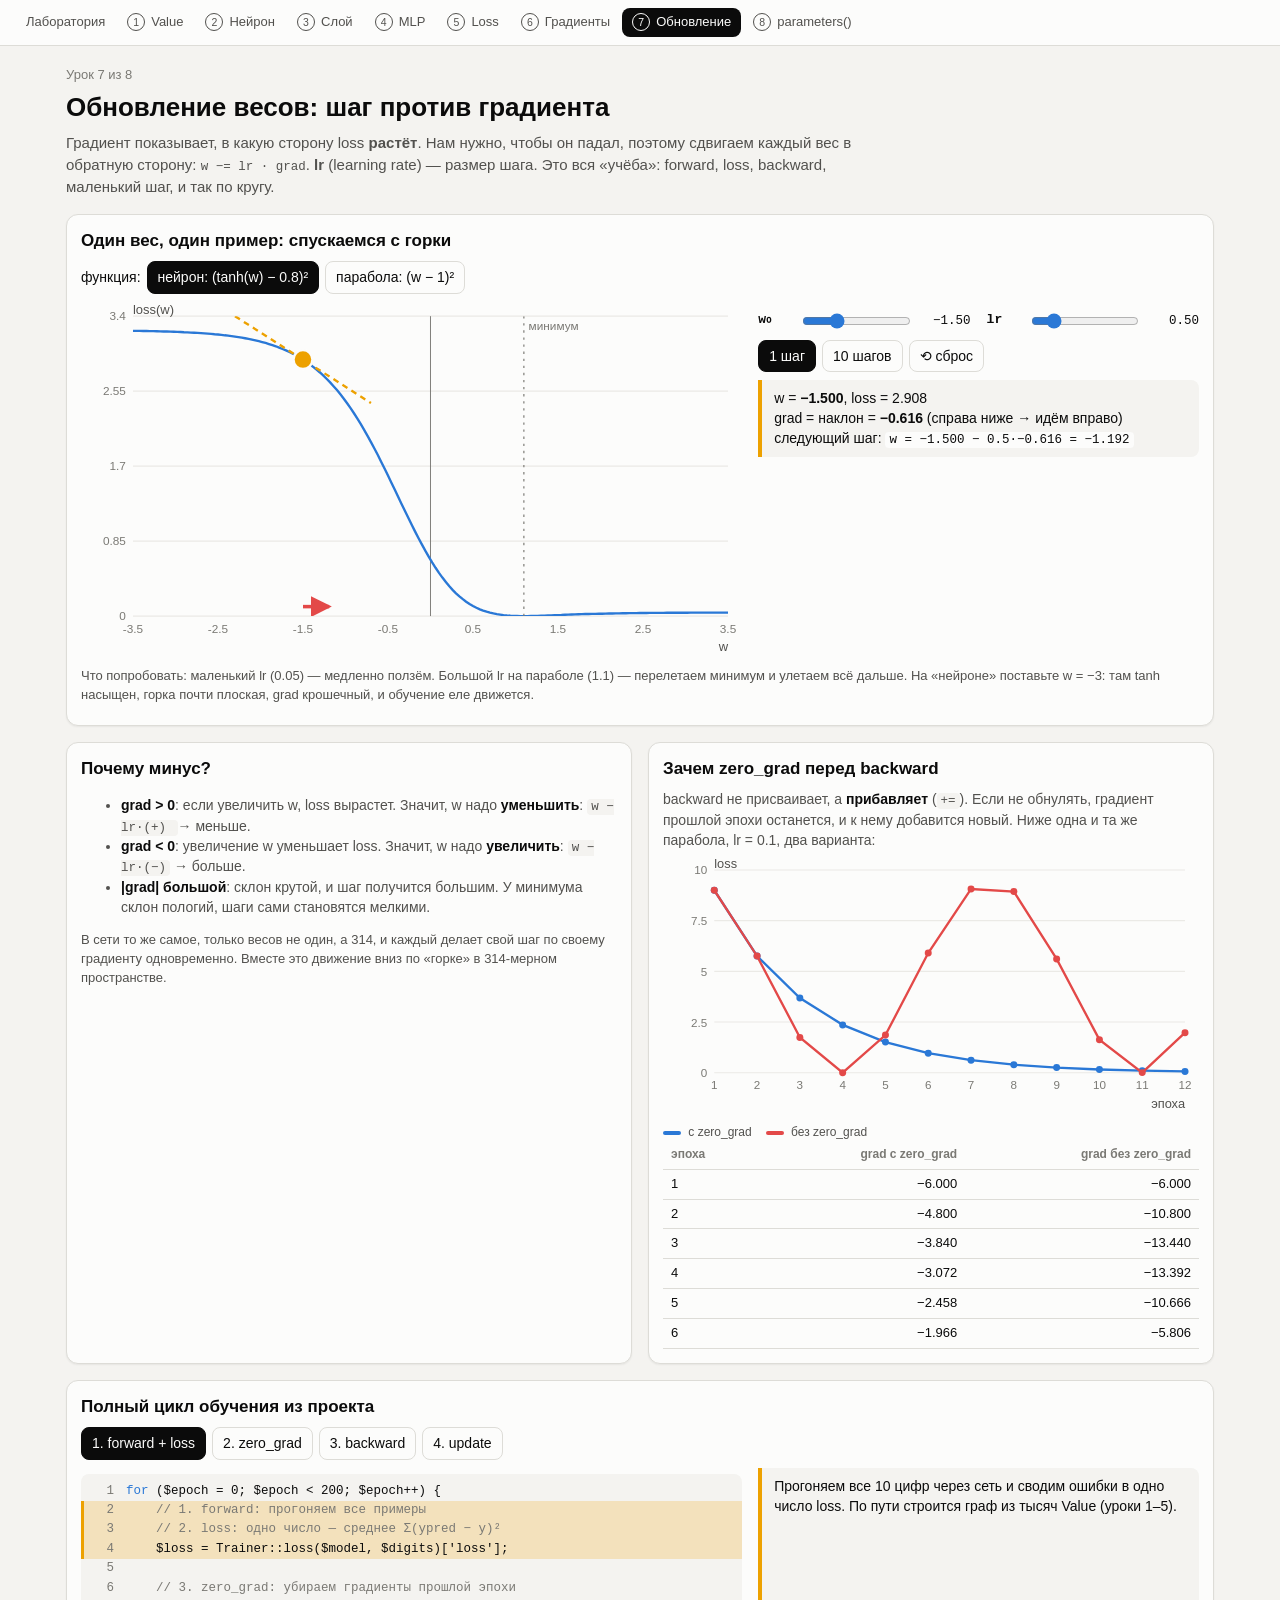
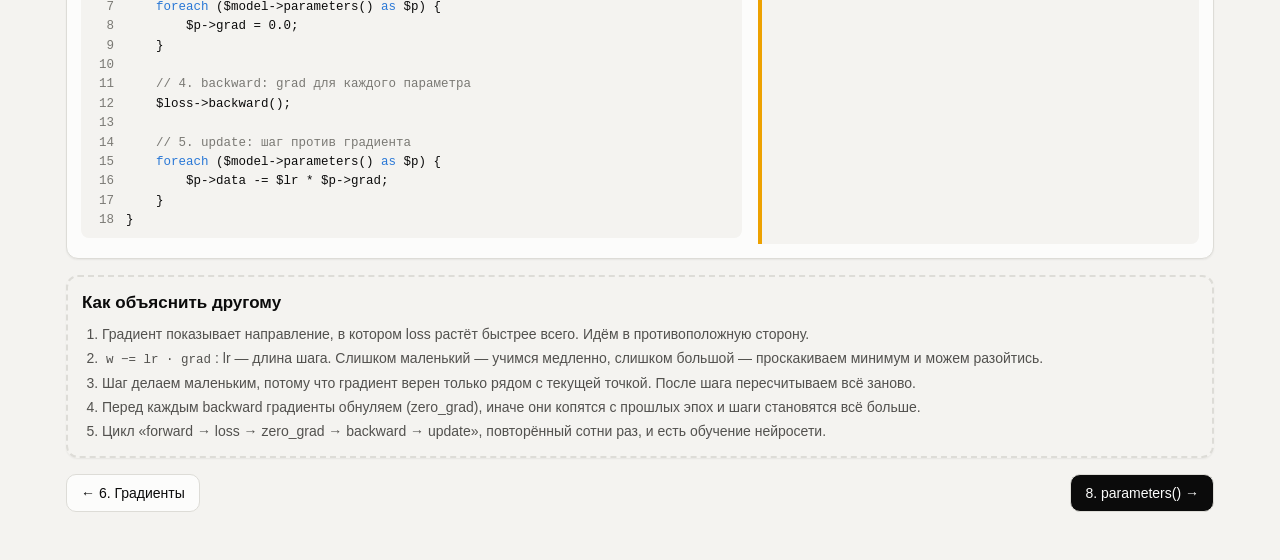
<file: public/learn/update.html>
<!doctype html>
<html lang="ru">
<head>
<meta charset="utf-8">
<meta name="viewport" content="width=device-width, initial-scale=1">
<title>Урок 7: Обновление весов</title>
<link rel="icon" type="image/svg+xml" href="../favicon.svg">
<link rel="stylesheet" href="../style.css">
<link rel="stylesheet" href="learn.css">
</head>
<body>
<main class="lesson">
  <header>
    <div class="kicker">Урок 7 из 8</div>
    <h1>Обновление весов: шаг против градиента</h1>
    <p>Градиент показывает, в какую сторону loss <b>растёт</b>. Нам нужно, чтобы он падал, поэтому сдвигаем каждый вес в обратную сторону:
      <code>w −= lr · grad</code>. <b>lr</b> (learning rate) — размер шага. Это вся «учёба»: forward, loss, backward, маленький шаг, и так по кругу.</p>
  </header>

  <section class="card">
    <h2>Один вес, один пример: спускаемся с горки</h2>
    <div class="stepper">
      <span>функция:</span>
      <button data-fn="neuron" class="primary">нейрон: (tanh(w) − 0.8)²</button>
      <button data-fn="parab">парабола: (w − 1)²</button>
    </div>
    <div class="two-wide">
      <div><svg id="curve" viewBox="0 0 560 300" style="width:100%;height:auto"></svg></div>
      <div>
        <div id="sl"></div>
        <div class="stepper">
          <button id="one" class="primary">1 шаг</button><button id="ten">10 шагов</button><button id="reset">⟲ сброс</button>
        </div>
        <div class="say" id="say"></div>
      </div>
    </div>
    <p class="note">Что попробовать: маленький lr (0.05) — медленно ползём. Большой lr на параболе (1.1) — перелетаем минимум и улетаем всё дальше.
      На «нейроне» поставьте w = −3: там tanh насыщен, горка почти плоская, grad крошечный, и обучение еле движется.</p>
  </section>

  <section class="two">
    <article class="card">
      <h2>Почему минус?</h2>
      <ul>
        <li><b>grad &gt; 0</b>: если увеличить w, loss вырастет. Значит, w надо <b>уменьшить</b>: <code>w − lr·(+) </code> → меньше.</li>
        <li><b>grad &lt; 0</b>: увеличение w уменьшает loss. Значит, w надо <b>увеличить</b>: <code>w − lr·(−)</code> → больше.</li>
        <li><b>|grad| большой</b>: склон крутой, и шаг получится большим. У минимума склон пологий, шаги сами становятся мелкими.</li>
      </ul>
      <p class="note">В сети то же самое, только весов не один, а 314, и каждый делает свой шаг по своему градиенту одновременно.
        Вместе это движение вниз по «горке» в 314-мерном пространстве.</p>
    </article>
    <article class="card">
      <h2>Зачем zero_grad перед backward</h2>
      <p>backward не присваивает, а <b>прибавляет</b> (<code>+=</code>). Если не обнулять, градиент прошлой эпохи останется,
        и к нему добавится новый. Ниже одна и та же парабола, lr = 0.1, два варианта:</p>
      <svg id="zg" viewBox="0 0 460 220" style="width:100%;height:auto"></svg>
      <div class="legend"><span><i class="sw pos"></i> с zero_grad</span><span><i class="sw neg"></i> без zero_grad</span></div>
      <table class="t" id="zt"></table>
    </article>
  </section>

  <section class="card">
    <h2>Полный цикл обучения из проекта</h2>
    <div class="stepper" id="phase"></div>
    <div class="two-wide">
      <div id="code"></div>
      <div class="say" id="phaseSay"></div>
    </div>
  </section>

  <section class="card retell">
    <h2>Как объяснить другому</h2>
    <ol>
      <li>Градиент показывает направление, в котором loss растёт быстрее всего. Идём в противоположную сторону.</li>
      <li><code>w −= lr · grad</code>: lr — длина шага. Слишком маленький — учимся медленно, слишком большой — проскакиваем минимум и можем разойтись.</li>
      <li>Шаг делаем маленьким, потому что градиент верен только рядом с текущей точкой. После шага пересчитываем всё заново.</li>
      <li>Перед каждым backward градиенты обнуляем (zero_grad), иначе они копятся с прошлых эпох и шаги становятся всё больше.</li>
      <li>Цикл «forward → loss → zero_grad → backward → update», повторённый сотни раз, и есть обучение нейросети.</li>
    </ol>
  </section>
  <nav class="pager" id="pager"></nav>
</main>
<script src="../nav.js"></script>
<script src="engine.js"></script>
<script>
const FN = {
  neuron: { f: (w) => (Math.tanh(w) - 0.8) ** 2, range: [-3.5, 3.5], y: [0, 3.4], start: -1.5, lr: 0.5, min: Math.atanh(0.8) },
  parab: { f: (w) => (w - 1) ** 2, range: [-3, 5], y: [0, 16], start: -2, lr: 0.1, min: 1 },
};
let fn = 'neuron', w, lr, trail = [];

/** loss и grad считаем через Value — тот же backward, что в проекте */
function lossAndGrad(wv) {
  const W = new V(wv, [], '', 'w');
  const L = fn === 'neuron' ? W.tanh().sub(0.8) : W.sub(1);
  const loss = L.mul(L);
  loss.backward();
  return { loss: loss.data, grad: W.grad };
}

function draw() {
  const F = FN[fn];
  const A = axes({ W: 560, H: 300, x: F.range, y: F.y, xTicks: 7, yTicks: 4, xLabel: 'w', yLabel: 'loss(w)' });
  const pts = []; for (let x = F.range[0]; x <= F.range[1] + 1e-9; x += 0.04) pts.push([x, Math.min(F.y[1] * 1.2, F.f(x))]);
  const { loss, grad } = lossAndGrad(w);
  const cw = Math.max(F.range[0], Math.min(F.range[1], w));
  const tan = [[cw - 0.8, loss - 0.8 * grad], [cw + 0.8, loss + 0.8 * grad]];
  const next = w - lr * grad;
  let h = A.html + `<defs><clipPath id="clip"><rect x="${A.pad.l}" y="${A.pad.t}" width="${A.W - A.pad.l - A.pad.r}" height="${A.H - A.pad.t - A.pad.b}"/></clipPath></defs><g clip-path="url(#clip)">`;
  h += `<path d="${pathOf(pts, A.X, A.Y)}" fill="none" stroke="${cssVar('--pos')}" stroke-width="2"/>`;
  h += `<line x1="${A.X(F.min)}" x2="${A.X(F.min)}" y1="${A.pad.t}" y2="${A.H - A.pad.b}" stroke="${cssVar('--ink-3')}" stroke-dasharray="2 4"/>`;
  trail.forEach((p, i) => { if (i) h += `<line x1="${A.X(trail[i - 1][0])}" y1="${A.Y(trail[i - 1][1])}" x2="${A.X(p[0])}" y2="${A.Y(p[1])}" stroke="${cssVar('--ink-3')}" stroke-width="1"/>`; });
  trail.forEach((p) => { h += `<circle cx="${A.X(p[0])}" cy="${A.Y(p[1])}" r="3" fill="${cssVar('--ink-3')}"/>`; });
  h += `<path d="${pathOf(tan, A.X, A.Y)}" stroke="${cssVar('--hi')}" stroke-width="2" stroke-dasharray="5 4"/>`;
  h += `<line x1="${A.X(w)}" y1="${A.H - A.pad.b - 8}" x2="${A.X(next)}" y2="${A.H - A.pad.b - 8}" stroke="${cssVar('--neg')}" stroke-width="3" marker-end="url(#arr2)"/>`;
  h += `<circle cx="${A.X(w)}" cy="${A.Y(loss)}" r="8" fill="${cssVar('--hi')}" stroke="${cssVar('--surface')}" stroke-width="2"/></g>`;
  h += `<defs><marker id="arr2" viewBox="0 0 8 8" refX="7" refY="4" markerWidth="6" markerHeight="6" orient="auto"><path d="M0,0 L8,4 L0,8 z" fill="${cssVar('--neg')}"/></marker></defs>`;
  h += `<text x="${A.X(F.min) + 4}" y="${A.pad.t + 12}" font-size="10" fill="${cssVar('--ink-3')}">минимум</text>`;
  $('curve').innerHTML = h;
  $('say').innerHTML = `w = <b>${f3(w)}</b>, loss = ${f3(loss)}<br>grad = наклон = <b>${f3(grad)}</b>
    ${grad > 0 ? '(справа выше → идём влево)' : grad < 0 ? '(справа ниже → идём вправо)' : ''}<br>
    следующий шаг: <code>w = ${f3(w)} − ${lr}·${f3(grad)} = ${f3(next)}</code>` +
    (trail.length > 1 ? `<br><span class="note">сделано шагов: ${trail.length - 1}</span>` : '') +
    (Math.abs(w) > 50 ? '<br><b>Разошлось!</b> lr слишком большой.' : '');
}
function step(n) {
  for (let i = 0; i < n; i++) {
    const { grad } = lossAndGrad(w);
    w = w - lr * grad;
    trail.push([w, FN[fn].f(w)]);
  }
  draw();
}
let sl;
function setFn(name) {
  fn = name; w = FN[fn].start; lr = FN[fn].lr; trail = [[w, FN[fn].f(w)]];
  document.querySelectorAll('[data-fn]').forEach((b) => b.classList.toggle('primary', b.dataset.fn === fn));
  sl = sliders('sl', [
    { name: 'w0', label: 'w₀', min: FN[fn].range[0], max: FN[fn].range[1], value: w },
    { name: 'lr', label: 'lr', min: 0.01, max: fn === 'parab' ? 1.2 : 3, step: 0.01, value: lr },
  ], (v) => { lr = v.lr; if (v.w0 !== trail[0][0]) { w = v.w0; trail = [[w, FN[fn].f(w)]]; } draw(); });
  draw();
}
document.querySelectorAll('[data-fn]').forEach((b) => b.addEventListener('click', () => setFn(b.dataset.fn)));
$('one').addEventListener('click', () => step(1));
$('ten').addEventListener('click', () => step(10));
$('reset').addEventListener('click', () => { w = trail[0][0]; trail = [[w, FN[fn].f(w)]]; draw(); });
setFn('neuron');

// zero_grad: два прогона на параболе
(function zeroGrad() {
  const run = (zero) => {
    const W = new V(-2, [], '', 'w'); const rows = [];
    for (let s = 0; s < 12; s++) {
      if (zero) W.grad = 0;
      const d = W.sub(1); const L = d.mul(d);
      const topo = L.topo(); L.grad = 1; for (let i = topo.length - 1; i >= 0; i--) topo[i]._backward();
      rows.push({ s: s + 1, grad: W.grad, loss: L.data });
      W.data -= 0.1 * W.grad;
    }
    return rows;
  };
  const a = run(true), b = run(false);
  const maxL = Math.max(...a.map((r) => r.loss), ...b.map((r) => r.loss));
  const A = axes({ W: 460, H: 220, x: [1, 12], y: [0, Math.ceil(maxL)], xTicks: 11, yTicks: 4, xLabel: 'эпоха', yLabel: 'loss' });
  const line = (rows, c) => `<path d="${pathOf(rows.map((r) => [r.s, r.loss]), A.X, A.Y)}" fill="none" stroke="${cssVar(c)}" stroke-width="2"/>` +
    rows.map((r) => `<circle cx="${A.X(r.s)}" cy="${A.Y(r.loss)}" r="3" fill="${cssVar(c)}"/>`).join('');
  $('zg').innerHTML = A.html + line(a, '--pos') + line(b, '--neg');
  let t = '<tr><th>эпоха</th><th>grad с zero_grad</th><th>grad без zero_grad</th></tr>';
  for (let i = 0; i < 6; i++) t += `<tr><td>${i + 1}</td><td>${f3(a[i].grad)}</td><td>${f3(b[i].grad)}</td></tr>`;
  $('zt').innerHTML = t;
})();

// полный цикл
const CODE = `
for ($epoch = 0; $epoch < 200; $epoch++) {
    // 1. forward: прогоняем все примеры
    // 2. loss: одно число — среднее Σ(ypred − y)²
    $loss = Trainer::loss($model, $digits)['loss'];

    // 3. zero_grad: убираем градиенты прошлой эпохи
    foreach ($model->parameters() as $p) {
        $p->grad = 0.0;
    }

    // 4. backward: grad для каждого параметра
    $loss->backward();

    // 5. update: шаг против градиента
    foreach ($model->parameters() as $p) {
        $p->data -= $lr * $p->grad;
    }
}`;
const PH = [
  ['forward + loss', [[2, 4]], 'Прогоняем все 10 цифр через сеть и сводим ошибки в одно число loss. По пути строится граф из тысяч Value (уроки 1–5).'],
  ['zero_grad', [[6, 9]], 'Обнуляем grad у всех 314 параметров. Иначе <code>+=</code> в backward прибавит новый градиент к старому.'],
  ['backward', [[11, 12]], 'Один вызов на корне графа, и у каждого параметра заполнен grad (урок 6).'],
  ['update', [[14, 17]], 'Каждый параметр делает шаг против своего градиента. Меняем только <code>data</code>: граф прошлой эпохи больше не нужен, в следующей эпохе forward построит новый.'],
];
$('phase').innerHTML = PH.map((p, i) => `<button data-i="${i}">${i + 1}. ${p[0]}</button>`).join('');
const showPh = (i) => {
  renderCode($('code'), CODE, PH[i][1]);
  $('phaseSay').innerHTML = PH[i][2];
  $('phase').querySelectorAll('button').forEach((b) => b.classList.toggle('primary', +b.dataset.i === i));
};
$('phase').querySelectorAll('button').forEach((b) => b.addEventListener('click', () => showPh(+b.dataset.i)));
showPh(0);
</script>
</body>
</html>
</file>
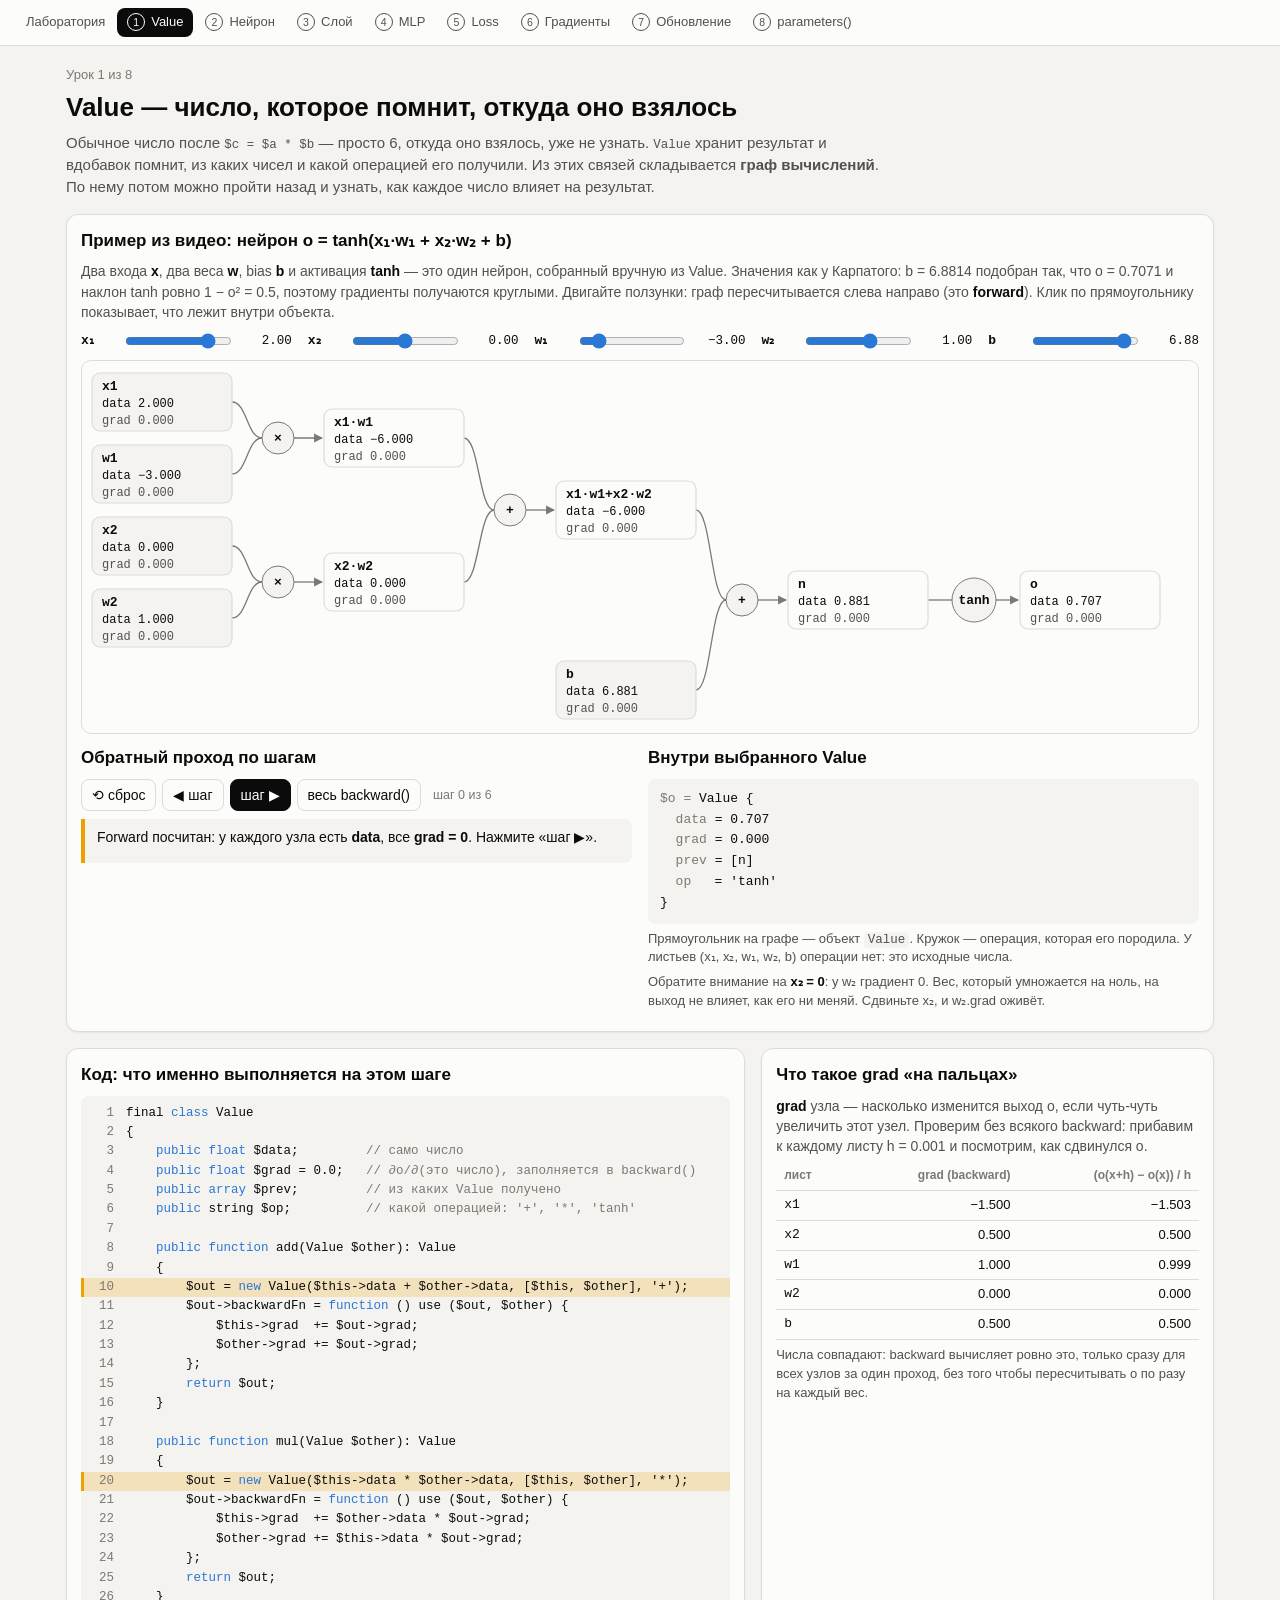
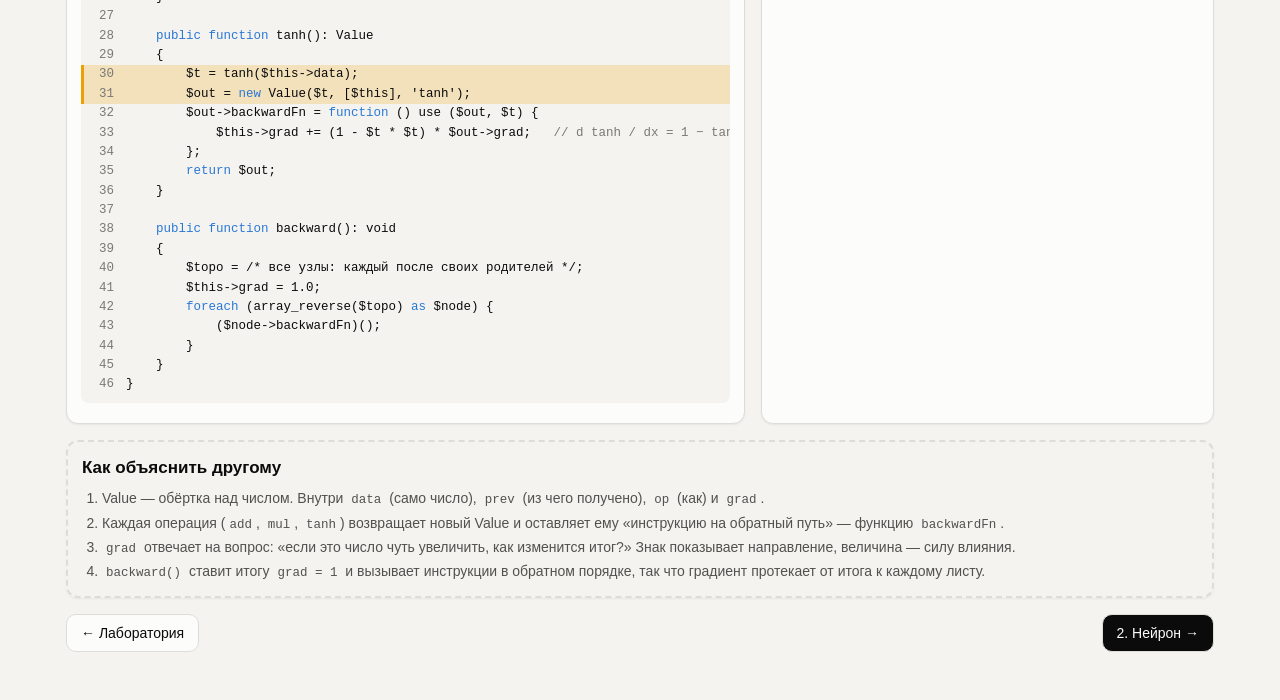
<file: public/learn/value.html>
<!doctype html>
<html lang="ru">
<head>
<meta charset="utf-8">
<meta name="viewport" content="width=device-width, initial-scale=1">
<title>Урок 1: Value</title>
<link rel="icon" type="image/svg+xml" href="../favicon.svg">
<link rel="stylesheet" href="../style.css">
<link rel="stylesheet" href="learn.css">
</head>
<body>
<main class="lesson">
  <header>
    <div class="kicker">Урок 1 из 8</div>
    <h1>Value — число, которое помнит, откуда оно взялось</h1>
    <p>Обычное число после <code>$c = $a * $b</code> — просто 6, откуда оно взялось, уже не узнать.
      <code>Value</code> хранит результат и вдобавок помнит, из каких чисел и какой операцией его получили.
      Из этих связей складывается <b>граф вычислений</b>. По нему потом можно пройти назад и узнать, как каждое число влияет на результат.</p>
  </header>

  <section class="card">
    <h2>Пример из видео: нейрон o = tanh(x₁·w₁ + x₂·w₂ + b)</h2>
    <p>Два входа <b>x</b>, два веса <b>w</b>, bias <b>b</b> и активация <b>tanh</b> — это один нейрон, собранный вручную из Value.
      Значения как у Карпатого: b = 6.8814 подобран так, что o = 0.7071 и наклон tanh ровно 1 − o² = 0.5, поэтому градиенты получаются круглыми.
      Двигайте ползунки: граф пересчитывается слева направо (это <b>forward</b>). Клик по прямоугольнику показывает, что лежит внутри объекта.</p>
    <div id="sl"></div>
    <div class="graph-box"><svg id="g"></svg></div>
    <div class="two" style="margin-top:12px">
      <div>
        <h2>Обратный проход по шагам</h2>
        <div id="steps"></div>
        <div class="say" id="say"></div>
      </div>
      <div>
        <h2>Внутри выбранного Value</h2>
        <div class="obj" id="obj"></div>
        <p class="note">Прямоугольник на графе — объект <code>Value</code>. Кружок — операция, которая его породила.
          У листьев (x₁, x₂, w₁, w₂, b) операции нет: это исходные числа.</p>
        <p class="note">Обратите внимание на <b>x₂ = 0</b>: у w₂ градиент 0. Вес, который умножается на ноль, на выход не влияет, как его ни меняй.
          Сдвиньте x₂, и w₂.grad оживёт.</p>
      </div>
    </div>
  </section>

  <section class="two-wide">
    <article class="card">
      <h2>Код: что именно выполняется на этом шаге</h2>
      <div id="code"></div>
    </article>
    <article class="card">
      <h2>Что такое grad «на пальцах»</h2>
      <p><b>grad</b> узла — насколько изменится выход o, если чуть-чуть увеличить этот узел.
        Проверим без всякого backward: прибавим к каждому листу h = 0.001 и посмотрим, как сдвинулся o.</p>
      <table class="t" id="num"></table>
      <p class="note">Числа совпадают: backward вычисляет ровно это, только сразу для всех узлов за один проход,
        без того чтобы пересчитывать o по разу на каждый вес.</p>
    </article>
  </section>

  <section class="card retell">
    <h2>Как объяснить другому</h2>
    <ol>
      <li>Value — обёртка над числом. Внутри <code>data</code> (само число), <code>prev</code> (из чего получено), <code>op</code> (как) и <code>grad</code>.</li>
      <li>Каждая операция (<code>add</code>, <code>mul</code>, <code>tanh</code>) возвращает новый Value и оставляет ему «инструкцию на обратный путь» — функцию <code>backwardFn</code>.</li>
      <li><code>grad</code> отвечает на вопрос: «если это число чуть увеличить, как изменится итог?» Знак показывает направление, величина — силу влияния.</li>
      <li><code>backward()</code> ставит итогу <code>grad = 1</code> и вызывает инструкции в обратном порядке, так что градиент протекает от итога к каждому листу.</li>
    </ol>
  </section>
  <nav class="pager" id="pager"></nav>
</main>
<script src="../nav.js"></script>
<script src="engine.js"></script>
<script>
const CODE = `
final class Value
{
    public float $data;         // само число
    public float $grad = 0.0;   // ∂o/∂(это число), заполняется в backward()
    public array $prev;         // из каких Value получено
    public string $op;          // какой операцией: '+', '*', 'tanh'

    public function add(Value $other): Value
    {
        $out = new Value($this->data + $other->data, [$this, $other], '+');
        $out->backwardFn = function () use ($out, $other) {
            $this->grad  += $out->grad;
            $other->grad += $out->grad;
        };
        return $out;
    }

    public function mul(Value $other): Value
    {
        $out = new Value($this->data * $other->data, [$this, $other], '*');
        $out->backwardFn = function () use ($out, $other) {
            $this->grad  += $other->data * $out->grad;
            $other->grad += $this->data * $out->grad;
        };
        return $out;
    }

    public function tanh(): Value
    {
        $t = tanh($this->data);
        $out = new Value($t, [$this], 'tanh');
        $out->backwardFn = function () use ($out, $t) {
            $this->grad += (1 - $t * $t) * $out->grad;   // d tanh / dx = 1 − tanh²
        };
        return $out;
    }

    public function backward(): void
    {
        $topo = /* все узлы: каждый после своих родителей */;
        $this->grad = 1.0;
        foreach (array_reverse($topo) as $node) {
            ($node->backwardFn)();
        }
    }
}`;

let S = { x1: 2, x2: 0, w1: -3, w2: 1, b: 6.8813735870195432 };
let graph, stepper, sel = null, k = 0;
const LEAVES = ['x1', 'x2', 'w1', 'w2', 'b'];

function build(vals) {
  const x1 = new V(vals.x1, [], '', 'x1'), x2 = new V(vals.x2, [], '', 'x2');
  const w1 = new V(vals.w1, [], '', 'w1'), w2 = new V(vals.w2, [], '', 'w2');
  const b = new V(vals.b, [], '', 'b');
  const x1w1 = x1.mul(w1); x1w1.label = 'x1·w1';
  const x2w2 = x2.mul(w2); x2w2.label = 'x2·w2';
  const s = x1w1.add(x2w2); s.label = 'x1·w1+x2·w2';
  const n = s.add(b); n.label = 'n';
  const o = n.tanh(); o.label = 'o';
  return { x1, x2, w1, w2, b, x1w1, x2w2, s, n, o };
}
const short = (v) => v.label;

function render() {
  stepper.go(k);
  const info = stepper.info;
  const recv = new Set(info ? info.node.prev : []);
  drawGraph($('g'), graph.o, {
    active: info?.node ?? (k === 1 ? graph.o : null), recv, sel,
    onClick: (v) => { sel = v; render(); },
    explain: (v) => `<b>${esc(v.label)}</b><br>data = ${f3(v.data)}<br>grad = ${f3(v.grad)}${v.prev.length ? '' : '<br>лист: исходное число'}`,
  });
  $('say').innerHTML = stepper.explain(short);
  ctl.count.textContent = `шаг ${k} из ${stepper.total}`;

  // подсветка кода
  let hl = [];
  if (k === 0) hl = [[10], [20], [30, 31]];
  else if (k === 1) hl = [[41]];
  else if (info.node.op === '+') hl = [[11, 14]];
  else if (info.node.op === '*') hl = [[21, 24]];
  else if (info.node.op === 'tanh') hl = [[32, 34]];
  if (k >= 2) hl.push([43]);
  renderCode($('code'), CODE, hl);

  const v = sel ?? graph.o;
  $('obj').innerHTML = `<span class="f">$${esc(short(v))} = </span>Value {<br>
    &nbsp;&nbsp;<span class="f">data</span> = ${f3(v.data)}<br>
    &nbsp;&nbsp;<span class="f">grad</span> = ${f3(v.grad)}<br>
    &nbsp;&nbsp;<span class="f">prev</span> = [${v.prev.map((p) => esc(short(p))).join(', ')}]<br>
    &nbsp;&nbsp;<span class="f">op</span> &nbsp;&nbsp;= '${v.op}'<br>}`;
}

function numeric() {
  const h = 0.001;
  const o0 = build(S).o.data;
  const G = build(S); G.o.backward();
  let rows = '<tr><th>лист</th><th>grad (backward)</th><th>(o(x+h) − o(x)) / h</th></tr>';
  for (const name of LEAVES) {
    const o1 = build({ ...S, [name]: S[name] + h }).o.data;
    rows += `<tr><td class="mono">${name}</td><td>${f3(G[name].grad)}</td><td>${f3((o1 - o0) / h)}</td></tr>`;
  }
  $('num').innerHTML = rows;
}

function rebuild() {
  graph = build(S);
  stepper = new BackwardStepper(graph.o);
  sel = sel ? graph[Object.keys(graph).find((key) => graph[key].label === sel.label)] : null;
  render(); numeric();
}

const ctl = stepperControls($('steps'), (a) => {
  if (a === 'reset') k = 0; else if (a === 'prev') k = Math.max(0, k - 1);
  else if (a === 'next') k = Math.min(stepper.total, k + 1); else k = stepper.total;
  render();
});
sliders('sl', [
  { name: 'x1', label: 'x₁', min: -3, max: 3, value: S.x1 }, { name: 'x2', label: 'x₂', min: -3, max: 3, value: S.x2 },
  { name: 'w1', label: 'w₁', min: -4, max: 4, value: S.w1 }, { name: 'w2', label: 'w₂', min: -4, max: 4, value: S.w2 },
  { name: 'b', min: -8, max: 8, step: 0.01, value: S.b },
], (vals) => { S = { ...vals }; rebuild(); });
rebuild();
</script>
</body>
</html>
</file>
<file: public/style.css>
:root {
  --bg: #f4f3f0;
  --surface: #fcfcfb;
  --ink: #0b0b0b;
  --ink-2: #52514e;
  --ink-3: #7a7974;
  --line: #dddcd7;
  --grid: #ebeae6;
  --pos: #2a78d6;
  --neg: #e34948;
  --zero: #d6d5d0;
  --node-zero: #f0efec;
  --accent: #2a78d6;
  --hi: #eda100;
  --shadow: 0 1px 2px rgba(0, 0, 0, .06);
  color-scheme: light;
}
@media (prefers-color-scheme: dark) {
  :root:not([data-theme="light"]) {
    --bg: #111110;
    --surface: #1a1a19;
    --ink: #ffffff;
    --ink-2: #c3c2b7;
    --ink-3: #8f8e86;
    --line: #34332f;
    --grid: #2a2a27;
    --pos: #3987e5;
    --neg: #e66767;
    --zero: #45443f;
    --node-zero: #383835;
    --accent: #3987e5;
    --hi: #c98500;
    --shadow: none;
    color-scheme: dark;
  }
}
:root[data-theme="dark"] {
  --bg: #111110;
  --surface: #1a1a19;
  --ink: #ffffff;
  --ink-2: #c3c2b7;
  --ink-3: #8f8e86;
  --line: #34332f;
  --grid: #2a2a27;
  --pos: #3987e5;
  --neg: #e66767;
  --zero: #45443f;
  --node-zero: #383835;
  --accent: #3987e5;
  --hi: #c98500;
  --shadow: none;
  color-scheme: dark;
}

* { box-sizing: border-box; }
body {
  margin: 0;
  background: var(--bg);
  color: var(--ink);
  font: 14px/1.45 -apple-system, BlinkMacSystemFont, "Segoe UI", Roboto, sans-serif;
}
code { font: 12.5px ui-monospace, SFMono-Regular, Menlo, monospace; }
h1 { font-size: 22px; margin: 0 0 4px; }
h2 { font-size: 15px; margin: 0 0 6px; display: flex; align-items: center; gap: 8px; }
h3 { font-size: 13px; margin: 14px 0 4px; }
.muted { color: var(--ink-3); }
.hint { color: var(--ink-2); font-size: 12.5px; margin: 4px 0 8px; }
.num {
  display: inline-grid; place-items: center; width: 20px; height: 20px; border-radius: 50%;
  background: var(--ink); color: var(--surface); font-size: 12px;
}

.top { padding: 20px 16px 8px; max-width: 1500px; margin: 0 auto; }
.lead { color: var(--ink-2); margin: 0; }
main { max-width: 1500px; margin: 0 auto; padding: 8px 16px 32px; display: grid; gap: 16px; }
.row { display: grid; gap: 16px; }
.row1 { grid-template-columns: 250px minmax(0, 1fr) 250px; }
.row2 { grid-template-columns: minmax(0, 1fr) 440px; }
@media (max-width: 1150px) {
  .row1 { grid-template-columns: 250px minmax(0, 1fr); }
  #out-card { grid-column: 1 / -1; }
  .row2 { grid-template-columns: minmax(0, 1fr); }
}
@media (max-width: 700px) {
  .row1 { grid-template-columns: minmax(0, 1fr); }
}

.card {
  background: var(--surface); border: 1px solid var(--line); border-radius: 12px;
  padding: 14px; box-shadow: var(--shadow); min-width: 0;
}
.card-head { display: flex; justify-content: space-between; align-items: center; gap: 8px; flex-wrap: wrap; }

button, select, input {
  font: inherit; color: var(--ink); background: var(--surface);
  border: 1px solid var(--line); border-radius: 8px; padding: 5px 10px;
}
button { cursor: pointer; }
button:hover { border-color: var(--ink-3); }
button:disabled { opacity: .5; cursor: default; }
button.primary { background: var(--ink); color: var(--surface); border-color: var(--ink); }
button.danger { color: var(--neg); }
.seg { display: inline-flex; border: 1px solid var(--line); border-radius: 8px; overflow: hidden; }
.seg button { border: 0; border-radius: 0; font-size: 12.5px; }
.seg button + button { border-left: 1px solid var(--line); }
.seg button.on { background: var(--ink); color: var(--surface); }

/* --- шаблон --- */
#template { width: 100%; max-width: 190px; display: block; margin: 0 auto; }
#template .seg-line { stroke-linecap: round; stroke-width: 11; stroke: var(--grid); transition: stroke .15s; }
#template .seg-line.on { stroke: var(--ink); }
#template .seg-hit { stroke: transparent; stroke-width: 26; cursor: pointer; }
#template .seg-hit:hover + .seg-line:not(.on) { stroke: var(--zero); }
#template .seg-num circle { fill: var(--surface); stroke: var(--line); }
#template .seg-num text { fill: var(--ink-2); font-size: 11px; text-anchor: middle; dominant-baseline: central; pointer-events: none; }
.digit-buttons { display: grid; grid-template-columns: repeat(5, 1fr); gap: 4px; margin: 10px 0; }
.digit-buttons button { padding: 4px 0; }
.digit-buttons button.on { background: var(--ink); color: var(--surface); }
.vec div { display: grid; grid-template-columns: 58px 1fr; gap: 4px; }
.vec code { word-break: break-word; }

/* --- сеть --- */
#net { width: 100%; height: auto; display: block; }
#net .edge { fill: none; transition: opacity .2s; }
#net .node circle { stroke: var(--ink-3); stroke-width: 1; cursor: pointer; }
#net .node.sel circle { stroke: var(--hi); stroke-width: 3; }
#net .node text { font-size: 9.5px; text-anchor: middle; dominant-baseline: central; pointer-events: none; fill: var(--ink); }
#net .node .val { font-size: 10px; }
#net .col-label { font-size: 11px; fill: var(--ink-2); text-anchor: middle; }
#net .layer { transition: opacity .25s; }
#net.phase .layer { opacity: .18; }
#net.phase .layer.lit { opacity: 1; }
#net.dim-edges .edge:not(.sel) { opacity: .08 !important; }
.legend { display: flex; gap: 14px; flex-wrap: wrap; font-size: 12px; color: var(--ink-2); margin-top: 6px; }
.sw { display: inline-block; width: 18px; height: 4px; border-radius: 2px; vertical-align: middle; margin-right: 4px; }
.sw.neg { background: var(--neg); } .sw.pos { background: var(--pos); } .sw.zero { background: var(--zero); }

/* --- выход --- */
.answer { font-size: 15px; margin-bottom: 8px; }
.answer b { font-size: 26px; vertical-align: middle; margin-left: 4px; }
.bar-row { display: grid; grid-template-columns: 16px 1fr 50px; align-items: center; gap: 8px; height: 24px; }
.bar-row .d { font-weight: 600; text-align: center; }
.bar-row .track { position: relative; height: 14px; background: var(--node-zero); border-radius: 4px; }
.bar-row .track::after { content: ""; position: absolute; left: 50%; top: -3px; bottom: -3px; width: 1px; background: var(--ink-3); }
.bar-row .fill { position: absolute; top: 0; bottom: 0; border-radius: 4px; transition: all .3s; }
.bar-row .v { font: 12px ui-monospace, Menlo, monospace; text-align: right; color: var(--ink-2); }
.bar-row.win .d { color: var(--surface); background: var(--ink); border-radius: 4px; }
.bar-row.goal .track { outline: 2px dashed var(--hi); outline-offset: 2px; }
.target { display: grid; gap: 4px; margin-top: 12px; font-size: 13px; }
.target select { width: 100%; }
#out-card.flash { outline: 3px solid var(--hi); }

/* --- граф нейрона --- */
.formula { font: 13px ui-monospace, Menlo, monospace; background: var(--bg); padding: 6px 8px; border-radius: 6px; overflow-x: auto; white-space: nowrap; }
.graph-wrap { overflow: auto; max-height: 720px; border: 1px solid var(--line); border-radius: 8px; }
#graph { display: block; }
#graph .box rect { fill: var(--surface); stroke: var(--line); }
#graph .box.op rect { fill: var(--bg); }
#graph .box:hover rect { stroke: var(--hi); stroke-width: 2; }
#graph .box .bar { stroke: none; }
#graph text { font: 11px ui-monospace, Menlo, monospace; fill: var(--ink); dominant-baseline: central; }
#graph text.lbl { fill: var(--ink-2); }
#graph text.g { fill: var(--ink-2); }
#graph .link { fill: none; stroke: var(--ink-3); stroke-width: 1.2; }
#graph .opchar { font-size: 15px; font-weight: 700; text-anchor: middle; }

/* --- обучение --- */
.stats { display: grid; grid-template-columns: repeat(3, 1fr); gap: 8px; margin-bottom: 10px; }
.stats div { background: var(--bg); border-radius: 8px; padding: 6px 10px; display: flex; flex-direction: column; }
.stats b { font-size: 20px; font-variant-numeric: tabular-nums; }
.controls { display: flex; flex-wrap: wrap; gap: 6px; align-items: center; }
.controls input { width: 70px; }
.phases { list-style: none; padding: 0; margin: 12px 0 4px; display: grid; grid-template-columns: repeat(5, 1fr); gap: 4px; counter-reset: ph; }
.phases li { font-size: 11px; background: var(--bg); border-radius: 6px; padding: 5px 6px; color: var(--ink-2); border: 2px solid transparent; }
.phases li b { display: block; color: var(--ink); font-size: 12px; }
.phases li.on { border-color: var(--hi); }
.phases li.done { opacity: .6; }
.phase-text { min-height: 40px; font-size: 13px; }
.chart-wrap { position: relative; }
#chart { width: 100%; height: auto; display: block; }
#chart .grid line { stroke: var(--grid); }
#chart .axis text { font-size: 10px; fill: var(--ink-3); }
#chart .series { fill: none; stroke: var(--pos); stroke-width: 2; }
#chart .cross { stroke: var(--ink-3); stroke-dasharray: 3 3; }
#chart .dot { fill: var(--pos); stroke: var(--surface); stroke-width: 2; }

.tip {
  position: fixed; z-index: 10; pointer-events: none; max-width: 340px;
  background: var(--ink); color: var(--surface); padding: 7px 9px; border-radius: 8px; font-size: 12px;
}
.chart-wrap .tip { position: absolute; }
.explain ol { margin: 0; padding-left: 20px; display: grid; gap: 6px; color: var(--ink-2); }
.explain b { color: var(--ink); }
.net-phase {
  border: 2px solid var(--hi); border-radius: 8px; padding: 8px 10px; margin-bottom: 6px;
  font-size: 13px; background: var(--bg);
}
.net-phase b { margin-right: 6px; }

/* --- навигация по сайту --- */
.site-nav {
  display: flex; gap: 2px; overflow-x: auto; padding: 8px 16px; border-bottom: 1px solid var(--line);
  background: var(--surface); position: sticky; top: 0; z-index: 5;
}
.site-nav a {
  white-space: nowrap; text-decoration: none; color: var(--ink-2); padding: 5px 10px; border-radius: 8px; font-size: 13px;
  display: inline-flex; align-items: center; gap: 6px;
}
.site-nav a:hover { background: var(--bg); color: var(--ink); }
.site-nav a.here { background: var(--ink); color: var(--surface); }
.site-nav .n {
  display: inline-grid; place-items: center; width: 18px; height: 18px; border-radius: 50%;
  border: 1px solid currentColor; font-size: 10.5px;
}
a { color: var(--accent); }
.net-phase .np-head { display: flex; justify-content: space-between; align-items: center; gap: 8px; flex-wrap: wrap; margin-bottom: 4px; }
.net-phase .np-btns { display: inline-flex; gap: 6px; }
.net-phase .np-btns button { padding: 3px 10px; font-size: 13px; }
.net-phase .np-keys { color: var(--ink-3); font-size: 11.5px; margin-top: 4px; }
.phases li { cursor: default; }
body:has(.net-phase:not([hidden])) .phases li { cursor: pointer; }
</file>
<file: public/learn/learn.css>
/* Уроки: общая раскладка поверх ../style.css (токены цветов берутся оттуда) */
.lesson { max-width: 1180px; margin: 0 auto; padding: 20px 16px 48px; display: grid; gap: 16px; }
.lesson > header h1 { font-size: 26px; margin: 0 0 6px; }
.lesson > header .kicker { color: var(--ink-3); font-size: 13px; margin-bottom: 4px; }
.lesson > header p { color: var(--ink-2); margin: 0; max-width: 820px; font-size: 15px; }
.lesson h2 { font-size: 17px; margin: 0 0 8px; }
.lesson p { margin: 6px 0; }
.lesson .card p, .lesson .card li { color: var(--ink-2); }
.lesson .card b, .lesson .card strong { color: var(--ink); }
.two { display: grid; grid-template-columns: minmax(0, 1fr) minmax(0, 1fr); gap: 16px; }
.two-wide { display: grid; grid-template-columns: minmax(0, 1.5fr) minmax(0, 1fr); gap: 16px; }
@media (max-width: 900px) { .two, .two-wide { grid-template-columns: minmax(0, 1fr); } }

/* ползунки */
.sliders { display: grid; grid-template-columns: repeat(auto-fill, minmax(190px, 1fr)); gap: 6px 16px; margin: 8px 0; }
.slider { display: grid; grid-template-columns: 34px 1fr 54px; align-items: center; gap: 8px; font-size: 13px; }
.slider b { font-family: ui-monospace, Menlo, monospace; }
.slider input { width: 100%; padding: 0; accent-color: var(--accent); }
.slider output { font: 12.5px ui-monospace, Menlo, monospace; text-align: right; }

/* граф Value */
.graph-box { overflow: auto; border: 1px solid var(--line); border-radius: 10px; background: var(--surface); }
.vg { display: block; }
.vg .vbox rect.body { fill: var(--surface); stroke: var(--line); stroke-width: 1.2; }
.vg .vbox.leaf rect.body { fill: var(--bg); }
.vg .vbox.active rect.body { stroke: var(--hi); stroke-width: 3; }
.vg .vbox.recv rect.body { stroke: var(--accent); stroke-width: 2.5; }
.vg .vbox.sel rect.body { stroke: var(--ink); stroke-width: 2.5; }
.vg .vbox { cursor: pointer; }
.vg text { font: 12px ui-monospace, Menlo, monospace; fill: var(--ink); dominant-baseline: central; }
.vg text.name { font-weight: 700; font-size: 13px; }
.vg text.dim { fill: var(--ink-3); }
.vg text.grad { fill: var(--ink-2); }
.vg .opc circle { fill: var(--bg); stroke: var(--ink-3); }
.vg .opc.active circle { stroke: var(--hi); stroke-width: 3; }
.vg .opc text { text-anchor: middle; font-size: 13px; font-weight: 700; }
.vg .edge { fill: none; stroke: var(--ink-3); stroke-width: 1.3; }
.vg .edge.flow { stroke: var(--hi); stroke-width: 2.5; }

/* пошаговые кнопки */
.stepper { display: flex; flex-wrap: wrap; gap: 6px; align-items: center; margin: 8px 0; }
.stepper .count { color: var(--ink-3); font-size: 12.5px; margin-left: 6px; }
.say {
  border-left: 4px solid var(--hi); background: var(--bg); padding: 8px 12px; border-radius: 0 8px 8px 0;
  min-height: 44px; font-size: 14px; color: var(--ink);
}
.say code, .card code { background: var(--bg); padding: 1px 4px; border-radius: 4px; }
.say code { background: var(--surface); }

/* код */
.code { font: 12.5px/1.55 ui-monospace, SFMono-Regular, Menlo, monospace; background: var(--bg); border-radius: 8px; padding: 8px 0; overflow-x: auto; margin: 6px 0; }
.code .ln { display: block; padding: 0 12px 0 0; white-space: pre; border-left: 3px solid transparent; }
.code .ln::before { content: attr(data-n); display: inline-block; width: 30px; text-align: right; margin-right: 12px; color: var(--ink-3); }
.code .ln.hl { background: color-mix(in srgb, var(--hi) 22%, transparent); border-left-color: var(--hi); }
.code .c { color: var(--ink-3); }
.code .k { color: var(--accent); }

/* таблицы */
table.t { border-collapse: collapse; width: 100%; font-size: 13px; }
table.t th, table.t td { padding: 5px 8px; border-bottom: 1px solid var(--line); text-align: right; font-variant-numeric: tabular-nums; }
table.t th { color: var(--ink-3); font-weight: 600; font-size: 12px; }
table.t td:first-child, table.t th:first-child { text-align: left; }
table.t tr.hl td { background: color-mix(in srgb, var(--hi) 15%, transparent); }
.mono { font-family: ui-monospace, Menlo, monospace; }

/* объект Value как карточка */
.obj { font: 13px/1.6 ui-monospace, Menlo, monospace; background: var(--bg); border-radius: 8px; padding: 10px 12px; }
.obj .f { color: var(--ink-3); }

/* «объясни другу» */
.retell { border: 2px dashed var(--line); background: transparent; }
.retell ol { margin: 0; padding-left: 20px; display: grid; gap: 4px; }

.pager { display: flex; justify-content: space-between; gap: 8px; }
.pager a { text-decoration: none; padding: 8px 14px; border: 1px solid var(--line); border-radius: 10px; background: var(--surface); color: var(--ink); }
.pager a.next { margin-left: auto; background: var(--ink); color: var(--surface); }

.note { font-size: 13px; color: var(--ink-2); }
.pill { display: inline-block; padding: 1px 8px; border-radius: 999px; background: var(--bg); border: 1px solid var(--line); font-size: 12px; }
.chips { display: flex; flex-wrap: wrap; gap: 4px; }
.chip {
  font: 12px ui-monospace, Menlo, monospace; padding: 3px 7px; border-radius: 6px; border: 1px solid var(--line);
  background: var(--surface); cursor: default; transition: all .15s; white-space: nowrap;
}
.chip.w { border-color: color-mix(in srgb, var(--pos) 45%, var(--line)); }
.chip.b { border-color: color-mix(in srgb, var(--hi) 55%, var(--line)); }
.chip.lit { background: var(--hi); color: #000; border-color: var(--hi); }
.chip.flash { background: var(--accent); color: #fff; }
</file>
